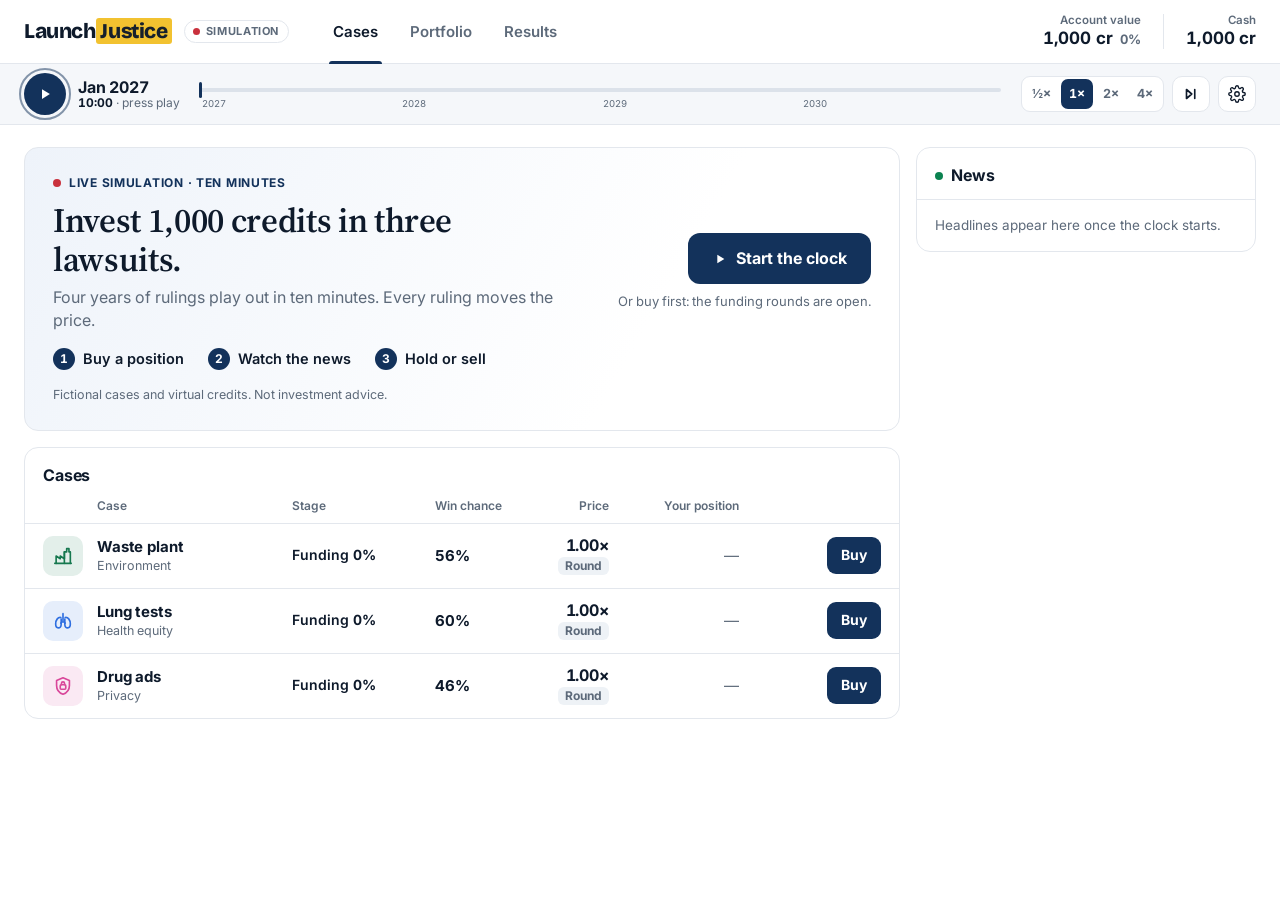
<file: sim/index.html>
<!DOCTYPE html>
<!-- Light only: an investor's laptop in dark mode still gets the white page. -->
<html lang="en" data-theme="light">
<head>
<meta charset="utf-8">
<meta name="viewport" content="width=device-width, initial-scale=1, viewport-fit=cover">
<meta name="robots" content="noindex, nofollow">
<meta name="color-scheme" content="light">
<title>LaunchJustice Live</title>
<meta name="description" content="A ten-minute simulation of investing in litigation: three cases, a thousand credits, four years of rulings and depositions on a clock.">
<meta name="theme-color" content="#FFFFFF">
<link rel="icon" href="data:image/svg+xml,<svg xmlns=%22http://www.w3.org/2000/svg%22 viewBox=%220 0 100 100%22><text y=%22.9em%22 font-size=%2290%22>⚖️</text></svg>">
<link rel="preconnect" href="https://fonts.googleapis.com">
<link rel="preconnect" href="https://fonts.gstatic.com" crossorigin>
<!-- Inter for the interface, Source Serif for page titles, Bricolage only for the wordmark -->
<link href="https://fonts.googleapis.com/css2?family=Bricolage+Grotesque:opsz,wght@12..96,800&family=Inter:wght@400;500;600;700;800&family=Source+Serif+4:opsz,wght@8..60,500;8..60,600;8..60,700&display=swap" rel="stylesheet">
<!-- Paths are absolute: Vercel serves this page at /sim as well as /sim/ -->
<link rel="stylesheet" href="/styles.css">
<link rel="stylesheet" href="/sim/sim.css">
</head>
<body>
<div class="shell sim" id="shell">
  <!-- a header with tabs on a laptop, a tab bar along the bottom on a phone -->
  <nav class="nav" id="nav" aria-label="Main">
    <div class="brand"><span class="wordmark">Launch<span>Justice</span></span><span class="sim-tag">Simulation</span></div>
    <button data-go="home" aria-current="page">
      <svg viewBox="0 0 24 24" fill="none" stroke="currentColor" stroke-width="2" stroke-linecap="round" stroke-linejoin="round" aria-hidden="true"><path d="M12 3v18M5 7h14M5 7l-3 7a3 3 0 0 0 6 0zM19 7l-3 7a3 3 0 0 0 6 0zM8 21h8"/></svg>Cases</button>
    <button data-go="port">
      <svg viewBox="0 0 24 24" fill="none" stroke="currentColor" stroke-width="2" stroke-linecap="round" stroke-linejoin="round" aria-hidden="true"><path d="M4 19V5M4 19h16M8 15l3.5-4 3 2.5L20 7"/></svg>Portfolio</button>
    <button data-go="end">
      <svg viewBox="0 0 24 24" fill="none" stroke="currentColor" stroke-width="2" stroke-linecap="round" stroke-linejoin="round" aria-hidden="true"><path d="M8 4h8v5a4 4 0 0 1-8 0zM8 6H5a3 3 0 0 0 3 4M16 6h3a3 3 0 0 1-3 4M12 13v4M8.5 20.5h7M10 17h4v3.5h-4z"/></svg>Results</button>
    <div class="nav-foot" id="navWallet"></div>
  </nav>
  <div class="views">
    <header class="simbar" id="simbar"></header>
    <div class="panes">
      <section class="view on" id="v-home" aria-label="Cases"></section>
      <section class="view" id="v-case" aria-label="Case"></section>
      <section class="view" id="v-port" aria-label="Your portfolio"></section>
      <section class="view" id="v-end" aria-label="Results"></section>
    </div>
  </div>

  <aside class="moment" id="moment" aria-label="Breaking news"></aside>
  <div class="sr" id="srLive" aria-live="polite"></div>

  <div class="splayer" id="splayer" role="dialog" aria-modal="true" aria-label="Clip"></div>
  <div class="scrim" id="scrim"></div>
  <div class="sheet" id="sheet" role="dialog" aria-modal="true" aria-labelledby="sheetTitle"></div>
  <div class="toast" id="toast" role="status"></div>
</div>

<script src="/data.js"></script>
<script src="/viz.js"></script>
<script src="/sim/scenario.js"></script>
<script src="/sim/engine.js"></script>
<script src="/sim/sim.js"></script>
</body>
</html>
</file>
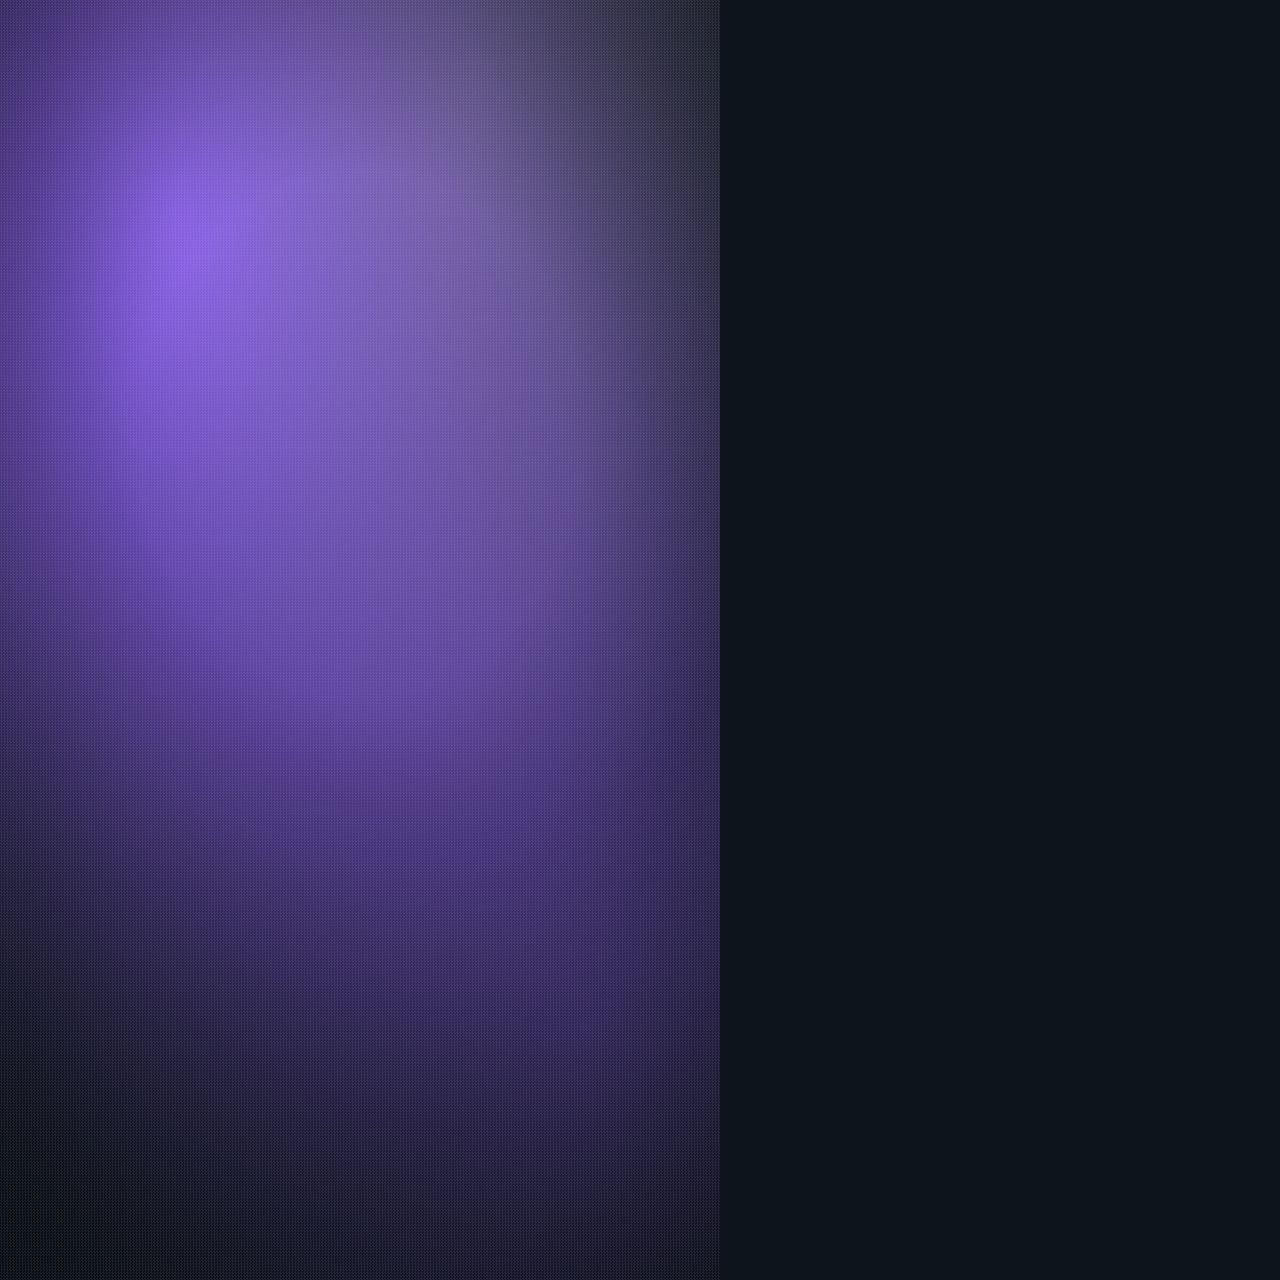
<file: tools/clipstudio.html>
<!DOCTYPE html>
<html lang="en">
<head>
<meta charset="utf-8">
<title>LaunchJustice clip studio</title>
<!--
  A render target, not part of the app.

  It draws one clip at 720x1280 and exposes window.frame(t), which sets every
  moving thing from an absolute time in seconds. Nothing here animates on its
  own clock, so a frame grabbed at t=7.5 is identical every time it is grabbed.
  tools/render-clips.js drives it with a headless browser and pipes the frames
  through ffmpeg. Open it directly with ?case=<id>&clip=<n>&t=<seconds> to look
  at a single frame by hand.
-->
<link rel="preconnect" href="https://fonts.googleapis.com">
<link rel="preconnect" href="https://fonts.gstatic.com" crossorigin>
<link href="https://fonts.googleapis.com/css2?family=Bricolage+Grotesque:opsz,wght@12..96,400;12..96,600;12..96,800&display=swap" rel="stylesheet">
<style>
  *{box-sizing:border-box;margin:0;padding:0}
  html,body{width:720px;height:1280px;overflow:hidden;background:#0E141C}
  body{font-family:"Bricolage Grotesque",ui-sans-serif,system-ui,sans-serif;color:#fff}
  #stage{position:relative;width:720px;height:1280px;overflow:hidden;isolation:isolate}
  #art{position:absolute;inset:-12%;will-change:transform}
  #art svg{width:100%;height:100%;display:block}
  #vig{position:absolute;inset:0;background:radial-gradient(112% 74% at 50% 34%, transparent 28%, rgba(6,10,16,.9) 100%)}
  #grain{position:absolute;inset:-40%;opacity:.09;
    background-image:repeating-conic-gradient(rgba(255,255,255,.9) 0% 25%, transparent 0% 50%);background-size:3px 3px}
  #scan{position:absolute;inset:0;opacity:.5;
    background-image:repeating-linear-gradient(0deg, rgba(255,255,255,.05) 0 1px, transparent 1px 64px);
    -webkit-mask-image:linear-gradient(180deg,#000,transparent 86%)}
  /* the beat */
  #beat{position:absolute;left:44px;right:96px;top:26%;font-weight:800;font-size:62px;line-height:1.1;letter-spacing:-.02em}
  #beat b{font-weight:800;background-image:linear-gradient(#F2C230,#F2C230);background-repeat:no-repeat;
    background-size:0% 100%;background-position:0 0;padding:2px 8px;-webkit-box-decoration-break:clone;
    box-decoration-break:clone;color:#fff}
  /* end card */
  #end{position:absolute;inset:0;display:flex;flex-direction:column;justify-content:flex-start;
    align-items:flex-start;padding:21% 56px 0;background:rgba(8,12,18,.88);opacity:0}
  #end h1{font-size:50px;font-weight:800;line-height:1.12;letter-spacing:-.025em;margin-bottom:22px}
  #end p{font-size:27px;color:#B9C4D2;margin-bottom:40px;line-height:1.4}
  #end .cta{display:inline-block;background:#F2C230;color:#16202C;font-weight:800;font-size:28px;
    padding:20px 34px;border-radius:18px}
</style>
</head>
<body>
<div id="stage">
  <div id="art"></div>
  <div id="scan"></div>
  <div id="vig"></div>
  <div id="grain"></div>
  <div id="beat"><b></b></div>
  <div id="end"><h1></h1><p></p><span class="cta">Back this case</span></div>
</div>

<script src="../data.js"></script>
<script>
const q = new URLSearchParams(location.search);
const c = byId2(q.get("case") || "maple-evictions");
function byId2(id){ return CASES.find(x=>x.id===id) || CASES[0]; }
const ci = q.get("clip");
const clip = (ci === null || ci === "hero") ? {id:"hero", title:c.head, beats:c.beats} : c.clips[+ci];
if(!clip){ window.DUR = 0; throw new Error("no clip "+ci); }
window.clip = clip;
const BEATS = clip.beats;
const BEAT = +(q.get("beat") || 4.6);        /* seconds per beat */
const END  = +(q.get("end")  || 3.2);        /* seconds of end card */
const DUR  = BEATS.length * BEAT + END;
const col  = CATS[c.cat].color;

document.documentElement.style.setProperty("--cat", col);
document.getElementById("art").innerHTML = heroArtStudio(c);
document.querySelector("#end h1").textContent = c.head;
document.querySelector("#end p").textContent = c.caseName;

/* the same generated artwork the app draws, at render size */
function heroArtStudio(cs){
  const k = CATS[cs.cat].color;
  return `<svg viewBox="0 0 400 700" preserveAspectRatio="xMidYMid slice">
    <defs>
      <radialGradient id="a" cx="30%" cy="24%" r="64%">
        <stop offset="0%" stop-color="${k}" stop-opacity=".95"/><stop offset="100%" stop-color="${k}" stop-opacity="0"/></radialGradient>
      <radialGradient id="b" cx="74%" cy="74%" r="60%">
        <stop offset="0%" stop-color="${k}" stop-opacity=".6"/><stop offset="100%" stop-color="${k}" stop-opacity="0"/></radialGradient>
      <radialGradient id="cc" cx="62%" cy="16%" r="46%">
        <stop offset="0%" stop-color="#fff" stop-opacity=".2"/><stop offset="100%" stop-color="#fff" stop-opacity="0"/></radialGradient>
    </defs>
    <rect width="400" height="700" fill="#0E141C"/>
    <rect width="400" height="700" fill="url(#a)"/>
    <rect width="400" height="700" fill="url(#b)"/>
    <rect width="400" height="700" fill="url(#cc)"/>
  </svg>`;
}

const ease = t => 1 - Math.pow(1 - Math.min(1, Math.max(0, t)), 3);
const beatEl = document.getElementById("beat"), markEl = beatEl.querySelector("b");
const endEl = document.getElementById("end");
const artEl = document.getElementById("art");
const grainEl = document.getElementById("grain");

/* everything on screen, as a pure function of t */
window.frame = function(t){
  const bi = Math.min(BEATS.length-1, Math.floor(t/BEAT));
  const bt = t - bi*BEAT;                       /* time inside this beat */
  markEl.textContent = BEATS[bi];

  /* the beat rises in, the highlight sweeps behind it, it leaves */
  const inK  = ease(bt/0.55);
  const outK = bt > BEAT-0.45 ? ease((bt-(BEAT-0.45))/0.45) : 0;
  beatEl.style.opacity   = (inK * (1-outK)).toFixed(3);
  beatEl.style.transform = `translateY(${((1-inK)*26 - outK*22).toFixed(1)}px)`;
  const sweep = Math.min(1, Math.max(0, (bt-0.35)/0.75));
  markEl.style.backgroundSize = (ease(sweep)*100).toFixed(1)+"% 100%";
  markEl.style.color = sweep > 0.55 ? "#16202C" : "#fff";

  /* a slow push-in across the whole clip, so the frame is never still */
  const k = t/DUR;
  artEl.style.transform = `scale(${(1.03 + k*0.14).toFixed(4)}) translate3d(${(-k*1.6).toFixed(2)}%, ${(-k*2.4).toFixed(2)}%, 0)`;
  /* grain has to move or it reads as a texture rather than as film */
  const g = Math.floor(t*12) % 3;
  grainEl.style.transform = `translate3d(${[0,-2,1.6][g]}%, ${[0,1.5,-2][g]}%, 0)`;

  const endT = t - BEATS.length*BEAT;
  endEl.style.opacity = endT > 0 ? ease(endT/0.5).toFixed(3) : 0;
};
window.DUR = DUR;
window.frame(+(q.get("t") || 0));
</script>
</body>
</html>
</file>
<file: styles.css>
:root{
  --bg:#F3F5F8; --surface:#FFFFFF; --ink:#16202C; --muted:#5B6675; --line:#DDE2EA;
  --hl:#F2C230; --hl-soft:rgba(242,194,48,.42); --blue:#2F5BEA; --ok:#1F8A5B; --danger:#BE123C;
  --feed:#0E141C; --chip:#E8ECF2;
  --merit:#5B6FE8; --impact:#E07B3C; --up:#1F8A5B; --down:#CC3F58;
  --st-support:#1F8A5B; --st-question:#4C6FE0; --st-skeptical:#C2683C;
  --track:#E3E8EF; --ink-soft:#8A94A3;

  --ui:"Bricolage Grotesque", ui-sans-serif, system-ui, -apple-system, "Segoe UI", sans-serif;
  --read:"Source Serif 4", Georgia, "Times New Roman", serif;
  color-scheme: light;
}
@media (prefers-color-scheme: dark){
  :root:not([data-theme="light"]){
    --bg:#0F151D; --surface:#17202B; --ink:#E8ECF2; --muted:#9AA5B4; --line:#263241;
    --hl-soft:rgba(242,194,48,.30); --blue:#7C9BFF; --ok:#4CC38A; --chip:#1F2A37; color-scheme: dark;
    --merit:#93A6FF; --impact:#FFA96F; --up:#4CC38A; --down:#F4778B;
    --st-support:#4CC38A; --st-question:#8BA4FF; --st-skeptical:#E9A06A;
    --track:#222D3B; --ink-soft:#7B8697;
  }
}
:root[data-theme="dark"]{
  --bg:#0F151D; --surface:#17202B; --ink:#E8ECF2; --muted:#9AA5B4; --line:#263241;
  --hl-soft:rgba(242,194,48,.30); --blue:#7C9BFF; --ok:#4CC38A; --chip:#1F2A37; color-scheme: dark;
  --merit:#93A6FF; --impact:#FFA96F; --up:#4CC38A; --down:#F4778B;
  --st-support:#4CC38A; --st-question:#8BA4FF; --st-skeptical:#E9A06A;
  --track:#222D3B; --ink-soft:#7B8697;
}
*{box-sizing:border-box}
/* a display rule further down must never out-rank hidden */
[hidden]{display:none!important}
html,body{margin:0;height:100%}
body{background:var(--bg);color:var(--ink);font-family:var(--ui);font-size:16px;line-height:1.45;-webkit-font-smoothing:antialiased}
button,input,textarea{font:inherit;color:inherit}
button{cursor:pointer}
:focus-visible{outline:3px solid var(--blue);outline-offset:2px;border-radius:6px}
img{max-width:100%}

.shell{position:relative;max-width:440px;height:100vh;height:100dvh;margin:0 auto;background:var(--bg);display:flex;flex-direction:column;overflow:hidden}
@media (min-width:480px) and (max-width:699.98px){.shell{border-left:1px solid var(--line);border-right:1px solid var(--line)}}
.views{flex:1;min-width:0;position:relative;overflow:hidden}
.view{position:absolute;inset:0;overflow-y:auto;display:none}
.view.on{display:block}

/* nav: a bottom bar on a phone, a sidebar on a laptop */
.brand{display:none}
.nav-foot{display:none}
.nav{display:flex;border-top:1px solid var(--line);background:var(--surface);padding-bottom:env(safe-area-inset-bottom)}
.nav.dark{background:var(--feed);border-color:#223042}
.nav>button{flex:1;background:none;border:0;padding:10px 0 12px;display:flex;flex-direction:column;align-items:center;gap:3px;font-size:12px;font-weight:500;color:var(--muted)}
.nav.dark>button{color:#8C99AA}
.nav>button[aria-current="page"]{color:var(--ink)}
.nav.dark>button[aria-current="page"]{color:#fff}
.nav>button svg{width:22px;height:22px}

/* highlighter */
.mark{background:linear-gradient(transparent 58%, var(--hl-soft) 58%, var(--hl-soft) 92%, transparent 92%);padding:0 2px;-webkit-box-decoration-break:clone;box-decoration-break:clone}

/* ---------- feed ---------- */
#v-watch{background:var(--feed);scroll-snap-type:y mandatory;overscroll-behavior:contain;scrollbar-width:none}
#v-watch::-webkit-scrollbar{display:none}
.reel{position:relative;height:100%;scroll-snap-align:start;scroll-snap-stop:always;overflow:hidden;color:#fff}
.frame{position:absolute;inset:0;overflow:hidden}
.stage{position:absolute;inset:0;background:var(--feed)}
.vid{position:absolute;inset:0;width:100%;height:100%;object-fit:cover;background:var(--feed)}
/* An embedded player fills the frame but never takes the pointer: its own
   controls would swallow a vertical swipe, and the swipe is how you get to
   the next clip. So the surface stays ours, and so does the sound button.
   Until the iframe mounts, the slot holds the video's still. */
iframe.vid{border:0;object-fit:unset;pointer-events:none}
.stage.embedded::before,.stage.embedded::after{display:none}
.slot{position:absolute;inset:0;background:var(--feed);overflow:hidden}
.slot-img{position:absolute;inset:0;width:100%;height:100%;object-fit:cover;opacity:0;transition:opacity .5s}
.slot-img.on{opacity:1}
.slot-play{position:absolute;inset:0;margin:auto;width:66px;height:66px;border-radius:50%;
  background:rgba(8,12,18,.42);backdrop-filter:blur(6px);display:grid;place-items:center;
  transition:opacity .3s}
.slot:has(iframe) .slot-play,.slot:has(iframe) .slot-img{opacity:0}
.sound{position:absolute;top:60px;right:12px;z-index:4;display:inline-flex;align-items:center;gap:6px;
  border:1px solid rgba(255,255,255,.26);background:rgba(8,12,18,.5);color:#fff;border-radius:99px;
  padding:7px 13px 7px 10px;font-size:12.5px;font-weight:700;backdrop-filter:blur(10px)}
.sound[aria-pressed="true"]{background:var(--hl);color:#16202C;border-color:transparent}
.sound[aria-pressed="true"] svg path:last-child{display:none}
/* A real clip brings its own grade. The colour wash, the scan lines and the
   moving grain are all treatments for a still, so they come off once there is
   footage; only the vignette stays, because the app still draws type over it. */
.stage:not(.lens)::before,.stage:not(.lens)::after{display:none}
.stage:not(.lens) .grain::after{display:none}

/* the photograph behind a clip: a slow push-in, held back far enough that
   the type stays the brightest thing in the frame. Five different framings so
   a rail of clips does not read as one still repeated. */
.stage-photo{position:absolute;inset:0;width:100%;height:100%;object-fit:cover;
  opacity:0;transition:opacity 1.4s ease;transform-origin:50% 42%}
.stage-photo.on{opacity:.5;filter:saturate(.8) contrast(1.06) brightness(.88)}
.stage.lens .stage-photo.on{animation:kenburns 26s ease-in-out infinite alternate}
.stage.lens[style*="--kb:1"] .stage-photo{object-position:22% 30%;animation-delay:-4s}
.stage.lens[style*="--kb:2"] .stage-photo{object-position:76% 38%;animation-delay:-9s}
.stage.lens[style*="--kb:3"] .stage-photo{object-position:40% 74%;animation-delay:-14s}
.stage.lens[style*="--kb:4"] .stage-photo{object-position:60% 18%;animation-delay:-19s}
@keyframes kenburns{from{transform:scale(1.04) translate3d(0,0,0)}to{transform:scale(1.19) translate3d(-1.5%,-2.2%,0)}}
.stage.paused .stage-photo{animation-play-state:paused}
/* grain and vignette, so a still photograph carries like footage */
.grain{position:absolute;inset:0;pointer-events:none;
  background:radial-gradient(112% 74% at 50% 32%, transparent 30%, rgba(6,10,16,.86) 100%)}
.grain::after{content:"";position:absolute;inset:-60%;opacity:.16;
  background-image:repeating-conic-gradient(rgba(255,255,255,.9) 0% 25%, transparent 0% 50%);
  background-size:3px 3px;animation:grain 1.1s steps(3) infinite}
@keyframes grain{0%{transform:translate3d(0,0,0)}33%{transform:translate3d(-2%,1.5%,0)}66%{transform:translate3d(1.5%,-2%,0)}}
.stage.paused .grain::after{animation-play-state:paused}

.stage::before{content:"";position:absolute;inset:-20%;background:radial-gradient(60% 45% at 30% 30%, var(--cat) 0%, transparent 70%);opacity:.55;animation:drift 18s ease-in-out infinite alternate;mix-blend-mode:screen}
.stage::after{content:"";position:absolute;inset:0;background-image:repeating-linear-gradient(0deg, rgba(255,255,255,.045) 0 1px, transparent 1px 34px);mask-image:linear-gradient(180deg, #000 0%, transparent 85%)}
@keyframes drift{to{transform:translate(8%,12%) scale(1.1)}}
.stage.paused::before{animation-play-state:paused}
.segs{position:absolute;top:12px;left:14px;right:14px;display:flex;gap:4px;z-index:3}
.seg{flex:1;height:3px;border-radius:2px;background:rgba(255,255,255,.25);overflow:hidden}
.seg i{display:block;height:100%;width:0;background:#fff}
.topbar{position:absolute;top:24px;left:16px;right:16px;display:flex;align-items:center;z-index:3}
.wordmark{font-weight:800;font-size:19px;letter-spacing:-.02em}
.wordmark span{background:var(--hl);color:#16202C;padding:0 4px;border-radius:3px;margin-left:1px}
.caption{position:absolute;left:20px;right:78px;top:24%;z-index:2}
.caption p{margin:0;font-weight:700;font-size:clamp(26px,7.4vw,32px);line-height:1.18;letter-spacing:-.015em}
.caption p span{background-image:linear-gradient(var(--hl),var(--hl));background-repeat:no-repeat;background-size:0% 100%;background-position:0 0;color:#fff;transition:background-size .7s ease .15s, color .3s ease .5s;-webkit-box-decoration-break:clone;box-decoration-break:clone;padding:0 4px}
.caption p.lit span{background-size:100% 100%;color:#16202C}
.caption p.enter{animation:rise .45s ease both}
@keyframes rise{from{opacity:0;transform:translateY(12px)}to{opacity:1;transform:none}}
.pause-ico{position:absolute;inset:0;display:grid;place-items:center;z-index:2;pointer-events:none;opacity:0;transition:opacity .2s}
.stage.paused ~ .pause-ico{opacity:1}
.pause-ico div{width:64px;height:64px;border-radius:50%;background:rgba(0,0,0,.45);display:grid;place-items:center}
.tap{position:absolute;inset:0;z-index:1;background:none;border:0;padding:0}
.rail{position:absolute;right:10px;bottom:150px;display:flex;flex-direction:column;gap:16px;z-index:3}
.rail button{background:none;border:0;color:#fff;display:flex;flex-direction:column;align-items:center;gap:3px;font-size:12px;font-weight:600;width:58px}
.rail .ic{width:46px;height:46px;border-radius:50%;background:rgba(255,255,255,.14);display:grid;place-items:center;backdrop-filter:blur(6px)}
.rail .ic.pledge{background:var(--hl);color:#16202C}
.rail svg{width:22px;height:22px}
.meta{position:absolute;left:0;right:0;bottom:0;padding:60px 84px 18px 18px;z-index:3;background:linear-gradient(transparent, rgba(8,12,18,.88) 45%)}
.meta .org{font-size:14px;color:#C9D3DF;display:flex;align-items:center;gap:8px;margin-bottom:4px}
.vs-clip{display:flex;align-items:flex-start;gap:6px;color:#E4EAF2;font-weight:600}
.vs-clip>svg{flex:none;margin-top:3px;color:var(--hl)}
.vs-clip>span{display:-webkit-box;-webkit-line-clamp:2;-webkit-box-orient:vertical;overflow:hidden}
.vs-clip i{font-style:normal;font-weight:400;color:#93A0B1;font-size:12.5px;white-space:nowrap}
.dot{width:8px;height:8px;border-radius:50%;background:var(--cat);flex:none}
.meta h2{margin:0 0 4px;font-size:20px;line-height:1.2;letter-spacing:-.01em}
.meta .vs{font-size:14px;color:#AEB9C7;margin-bottom:10px}
.bar{height:6px;border-radius:3px;background:rgba(255,255,255,.18);overflow:hidden}
.bar i{display:block;height:100%;background:var(--hl);border-radius:3px;transition:width .5s ease}
.nums{display:flex;justify-content:space-between;gap:8px;font-size:12px;margin-top:6px;color:#C9D3DF}
.nums span{white-space:nowrap}
.nums b{color:#fff}
.more-btn{margin-top:10px;background:none;border:0;padding:0;color:#fff;font-weight:600;font-size:14px;text-decoration:underline;text-underline-offset:3px}
.feednav{display:none}

/* ---------- light views ---------- */
.head{position:sticky;top:0;z-index:5;background:var(--bg);padding:18px 18px 10px}
.head h1{margin:0;font-size:30px;letter-spacing:-.025em;font-weight:800}
.head p{margin:2px 0 0;color:var(--muted);font-size:15px}
.search{margin-top:12px;width:100%;padding:11px 14px;border-radius:12px;border:1px solid var(--line);background:var(--surface)}
.chips{display:flex;gap:8px;overflow-x:auto;padding:12px 0 2px;scrollbar-width:none}
.chips::-webkit-scrollbar{display:none}
.chip{flex:none;border:1px solid var(--line);background:var(--surface);border-radius:99px;padding:6px 13px;font-size:14px;font-weight:500}
.chip[aria-pressed="true"]{background:var(--ink);color:var(--bg);border-color:var(--ink)}
.list{padding:6px 18px 28px}
.case{display:block;width:100%;text-align:left;background:var(--surface);border:1px solid var(--line);border-radius:16px;padding:16px;margin-bottom:12px}
.case .cat{display:flex;align-items:center;gap:7px;font-size:13px;color:var(--muted);margin-bottom:6px}
.case h3{margin:0 0 4px;font-size:19px;line-height:1.25;letter-spacing:-.01em}
.case .who{font-size:14px;color:var(--muted);margin-bottom:12px}
.lbar{height:6px;border-radius:3px;background:var(--chip);overflow:hidden}
.lbar i{display:block;height:100%;background:var(--ink);border-radius:3px;transition:width .5s}
.lnums{display:flex;justify-content:space-between;font-size:13px;color:var(--muted);margin-top:6px}
.lnums b{color:var(--ink)}
.empty{padding:40px 10px;text-align:center;color:var(--muted)}

.back{position:absolute;top:14px;left:12px;z-index:4;border:0;background:rgba(0,0,0,.4);color:#fff;border-radius:99px;padding:7px 14px 7px 10px;font-weight:600;font-size:14px;display:flex;align-items:center;gap:4px}
.none{color:var(--muted);font-size:15px}
.facts{display:grid;grid-template-columns:1fr 1fr;gap:1px;background:var(--line);border:1px solid var(--line);border-radius:14px;overflow:hidden;margin:16px 0}
.facts div{background:var(--surface);padding:10px 12px}
.facts dt{font-size:12px;color:var(--muted)}
.facts dd{margin:1px 0 0;font-size:14px;font-weight:600}
.big{font-size:30px;font-weight:800;letter-spacing:-.02em}
.prose{font-family:var(--read);font-size:17px;line-height:1.62;max-width:65ch}
.prose p{margin:0 0 14px}
h4{font-size:15px;margin:22px 0 10px}
.tl{list-style:none;margin:0;padding:0}
.tl li{position:relative;padding:0 0 16px 24px;font-size:15px}
.tl li::before{content:"";position:absolute;left:5px;top:6px;width:10px;height:10px;border-radius:50%;border:2px solid var(--muted);background:var(--bg)}
.tl li.done::before{background:var(--ink);border-color:var(--ink)}
.tl li::after{content:"";position:absolute;left:10px;top:18px;bottom:0;width:2px;background:var(--line)}
.tl li:last-child::after{display:none}
.tl small{display:block;color:var(--muted);font-size:13px}
.sticky-cta{position:absolute;left:0;right:0;bottom:0;padding:12px 18px;background:linear-gradient(transparent, var(--bg) 30%);z-index:6;display:none}
.sticky-cta.on{display:block;opacity:0;transform:translateY(105%);pointer-events:none;
  transition:opacity .22s ease, transform .28s cubic-bezier(.2,.8,.2,1)}
.sticky-cta.on.show{opacity:1;transform:none;pointer-events:auto}
.btn{display:inline-flex;align-items:center;justify-content:center;gap:8px;border:0;border-radius:14px;padding:14px 18px;font-weight:700;font-size:16px}
.btn.primary{background:var(--hl);color:#16202C;width:100%}
.btn.ghost{background:var(--chip);color:var(--ink)}
.btn:disabled{opacity:.5;cursor:not-allowed}

/* comments */
.composer{display:flex;gap:8px;align-items:flex-end;margin-bottom:16px}
.composer textarea{flex:1;resize:none;min-height:62px;max-height:120px;padding:12px 14px;border-radius:14px;border:1px solid var(--line);background:var(--surface)}
.composer .btn{padding:12px 16px}
.cmt{display:flex;gap:10px;padding:12px 0;border-bottom:1px solid var(--line)}
.av{flex:none;width:34px;height:34px;border-radius:50%;display:grid;place-items:center;font-weight:700;font-size:14px;background:var(--chip)}
.av-img{object-fit:cover;background:var(--chip)}
.cmt .top{font-size:14px}
.cmt .top b{margin-right:6px}
.cmt .top span{color:var(--muted);font-size:13px}
.cmt p{margin:2px 0 6px;font-size:15px;overflow-wrap:anywhere}
.cmt .badge{display:inline-block;font-size:12px;background:var(--hl-soft);border-radius:5px;padding:0 6px;margin-left:4px}
.like{background:none;border:0;padding:0;font-size:13px;color:var(--muted);display:inline-flex;align-items:center;gap:4px}
.like[aria-pressed="true"]{color:var(--ink);font-weight:600}
.like svg{width:16px;height:16px}

/* ---------- full-screen clip player ----------
   A clip in a box is not a clip, so this covers everything: the same reels as
   the Watch tab, snapped one per screen, over the whole viewport. */
.player{position:fixed;inset:0;z-index:36;background:#05080C;display:none}
.player.on{display:block}
.player-feed{position:absolute;inset:0;overflow-y:auto;scroll-snap-type:y mandatory;
  overscroll-behavior:contain;scrollbar-width:none;background:#05080C}
.player-feed::-webkit-scrollbar{display:none}
.player-close{position:absolute;z-index:6;top:calc(14px + env(safe-area-inset-top));left:12px;
  width:40px;height:40px;border:0;border-radius:50%;background:rgba(8,12,18,.55);color:#fff;
  display:grid;place-items:center;backdrop-filter:blur(10px)}

/* sheets */
.scrim{position:absolute;inset:0;background:rgba(6,10,16,.55);z-index:20;display:none}
.scrim.on{display:block;animation:fade .2s ease}
@keyframes fade{from{opacity:0}}
.sheet{pointer-events:none;position:absolute;left:0;right:0;bottom:0;max-height:88%;overflow-y:auto;background:var(--surface);color:var(--ink);border-radius:22px 22px 0 0;padding:10px 18px 24px;z-index:21;transform:translateY(105%);visibility:hidden;transition:transform .28s cubic-bezier(.2,.8,.2,1), visibility 0s linear .28s}
.sheet.on{transform:none;pointer-events:auto;visibility:visible;transition:transform .28s cubic-bezier(.2,.8,.2,1), visibility 0s}
.grip{width:40px;height:4px;border-radius:2px;background:var(--line);margin:0 auto 12px}
/* a sheet that is a step inside a flow, rather than a destination */
.sheet-back{display:inline-flex;align-items:center;gap:4px;margin:0 0 12px;padding:6px 12px 6px 8px;
  border:0;border-radius:99px;background:var(--chip);color:var(--ink);font-size:13px;font-weight:600}
.sheet-back svg{width:15px;height:15px}
.sheet h2{margin:0 0 2px;font-size:22px;letter-spacing:-.015em}
.sheet .sub{color:var(--muted);font-size:14px;margin:0 0 16px}
label.f{display:block;font-size:14px;font-weight:600;margin:14px 0 6px}
.inp{width:100%;padding:12px 14px;border-radius:12px;border:1px solid var(--line);background:var(--bg)}
.amts{display:grid;grid-template-columns:repeat(4,1fr);gap:8px}
.amts button{border:1px solid var(--line);background:var(--bg);border-radius:12px;padding:12px 0;font-weight:700}
.amts button[aria-pressed="true"]{background:var(--ink);color:var(--bg);border-color:var(--ink)}
.money{position:relative}
.money span{position:absolute;left:14px;top:50%;transform:translateY(-50%);color:var(--muted);font-weight:600}
.money .inp{padding-left:28px}
.check{display:flex;gap:10px;align-items:center;margin:14px 0 4px;font-size:15px}
.check input{width:18px;height:18px;accent-color:var(--ink)}
.notice{font-size:13px;color:var(--muted);background:var(--bg);border-radius:12px;padding:10px 12px;margin:14px 0}
.err{color:var(--danger);font-size:13px;min-height:18px;margin-top:6px}
.composer .err{padding:0 10px;min-height:0}
.composer .err:empty{display:none}
.done-mark{width:64px;height:64px;border-radius:50%;background:var(--hl);display:grid;place-items:center;margin:10px auto 12px;color:#16202C}
.center{text-align:center}

/* ---------- accounts ---------- */
.acct{display:flex;flex-direction:column;gap:10px}
.acct .acct-note{margin:0;font-size:13px;color:var(--muted);line-height:1.4}
.acct-btns{display:flex;gap:8px}
.acct .btn.sm{padding:9px 12px;font-size:14px;border-radius:11px;flex:1}
.acct.in .who{display:flex;align-items:center;gap:10px;min-width:0}
.acct.in .nm{min-width:0;line-height:1.25}
.acct.in .nm b{display:block;font-size:14px;overflow:hidden;text-overflow:ellipsis;white-space:nowrap}
.acct.in .nm small{display:block;font-size:12px;color:var(--muted);overflow:hidden;text-overflow:ellipsis;white-space:nowrap}
.acct.in .btn.sm{flex:none;width:100%}
.acct.in .btn.sm svg{width:16px;height:16px}

/* sign-in sheet */
.btn.google{width:100%;background:var(--surface);color:var(--ink);border:1px solid var(--line)}
.or{display:flex;align-items:center;gap:12px;margin:16px 0 2px;color:var(--muted);font-size:13px}
.or::before,.or::after{content:"";flex:1;height:1px;background:var(--line)}
.link{background:none;border:0;padding:0;font:inherit;font-weight:600;color:var(--ink);text-decoration:underline;text-underline-offset:3px}
.swap{margin:16px 0 0;font-size:14px;color:var(--muted);text-align:center}
.hint{margin:8px 0 0;font-size:13px;color:var(--muted);line-height:1.45}
.hint .link{font-size:13px}
#authForm .btn.primary{margin-top:8px}
.acct-card{background:var(--surface);border:1px solid var(--line);border-radius:14px;padding:14px;margin:14px 0 2px}

/* mine */
.stat-row{display:flex;gap:12px;margin:14px 0 6px}
.stat{flex:1;background:var(--surface);border:1px solid var(--line);border-radius:14px;padding:12px 14px}
.stat small{display:block;color:var(--muted);font-size:13px}
.prow{display:flex;justify-content:space-between;gap:12px;align-items:center;padding:14px 0;border-bottom:1px solid var(--line);width:100%;background:none;border-left:0;border-right:0;border-top:0;text-align:left}
.prow .t{font-weight:600;font-size:15px}
.prow small{color:var(--muted);font-size:13px}
.prow b{font-size:17px;white-space:nowrap}

.toast{position:absolute;left:50%;bottom:150px;transform:translateX(-50%) translateY(20px);background:var(--ink);color:var(--bg);padding:10px 16px;border-radius:12px;font-size:14px;font-weight:600;opacity:0;pointer-events:none;transition:all .25s;z-index:40;white-space:nowrap}
.toast.on{opacity:1;transform:translateX(-50%)}
.live{display:inline-flex;align-items:center;gap:6px;font-size:12px;color:var(--muted)}
.live i{width:7px;height:7px;border-radius:50%;background:var(--muted)}
.live.on i{background:var(--ok)}
.sr{position:absolute;width:1px;height:1px;overflow:hidden;clip:rect(0 0 0 0)}

@media (prefers-reduced-motion: reduce){
  *,*::before,*::after{animation:none!important;transition:none!important}
  .grain::after{display:none}
  .caption p span{background-size:100% 100%;color:#16202C}
}


/* =====================================================================
   SCORES — the glyph, and the two readings beside it
   Two arcs on one dial: the outer is the chance of winning, the inner is
   social impact. Same mark at every size so it only has to be learned once.
   ===================================================================== */
.gauge{display:block;flex:none;overflow:visible}
.g-track{stroke:var(--track)}
.g-merit{stroke:var(--merit);transition:stroke-dashoffset .9s cubic-bezier(.2,.75,.25,1) .1s}
.g-impact{stroke:var(--impact);transition:stroke-dashoffset .9s cubic-bezier(.2,.75,.25,1) .22s}
.on-dark .g-track,.chero .g-track,.meta .g-track{stroke:rgba(255,255,255,.22)}

.spair{display:flex;align-items:center;gap:10px}
.spair-read{display:flex;flex-direction:column;gap:2px;min-width:0}
.sp-row{display:flex;align-items:baseline;gap:6px;font-size:12px;color:var(--muted);line-height:1.25}
.sp-row b{font-size:15px;font-weight:800;color:var(--ink);letter-spacing:-.01em;font-variant-numeric:tabular-nums}
.sp-dot{width:7px;height:7px;border-radius:50%;flex:none;align-self:center}
.sp-dot.m{background:var(--merit)} .sp-dot.i{background:var(--impact)}

.stiny{display:inline-flex;align-items:center;gap:7px}
.stiny>span{display:flex;flex-direction:column;line-height:1.05}
.stiny b{font-size:14px;font-weight:800;font-variant-numeric:tabular-nums}
.stiny b.m{color:var(--merit)} .stiny b.i{color:var(--impact)}
.meta .stiny b.m,.chero .stiny b.m{color:#A9BAFF}
.meta .stiny b.i,.chero .stiny b.i{color:#FFB98A}

/* the headline pair, on the case page */
.shead{border-top:1px solid var(--line);margin-top:14px;padding-top:14px}
.shead-dial{position:relative;float:left;margin:2px 14px 4px 0}
.shead-rows{display:flex;flex-direction:column;gap:8px;overflow:hidden}
.shead-row{display:grid;grid-template-columns:auto 1fr;column-gap:8px;align-items:baseline;background:none;border:0;padding:2px 0;text-align:left;border-radius:8px}
.shead-row b{font-size:26px;font-weight:800;letter-spacing:-.03em;font-variant-numeric:tabular-nums;line-height:1}
.shead-row.m b{color:var(--merit)} .shead-row.i b{color:var(--impact)}
.shead-lab{font-size:13px;font-weight:700}
.shead-row small{grid-column:2;font-size:11.5px;color:var(--muted);line-height:1.3}
.shead-more{clear:both;display:flex;align-items:center;gap:4px;background:none;border:0;padding:8px 0 0;
  font-size:13px;font-weight:700;color:var(--ink);text-decoration:underline;text-underline-offset:3px}
.shead-more svg{width:14px;height:14px;transform:rotate(180deg)}

/* =====================================================================
   BADGES
   ===================================================================== */
.trend{display:inline-flex;align-items:center;gap:6px;font-size:12px;font-weight:700;padding:4px 10px 4px 8px;
  border-radius:99px;background:var(--hl-soft);color:var(--ink);max-width:100%}
.trend svg:first-child{width:13px;height:13px;flex:none;color:var(--impact)}
.trend>span{overflow:hidden;text-overflow:ellipsis;white-space:nowrap}
.trend.on-dark{background:rgba(242,194,48,.18);color:#FFE7A3;backdrop-filter:blur(8px)}
.trend.on-dark svg:first-child{color:var(--hl)}
.trend.sm{font-size:11px;padding:3px 8px}
.spark{width:34px;height:12px;flex:none;opacity:.85}
.spark polyline{fill:none;stroke:currentColor;stroke-width:1.6;stroke-linecap:round;stroke-linejoin:round}

.vetted{display:inline-flex;align-items:center;gap:5px;font-size:11.5px;font-weight:700;padding:4px 10px 4px 8px;
  border-radius:99px;border:1px solid var(--line);background:var(--surface);color:var(--ink)}
.vetted svg{color:var(--ok)}
.vetted.on-hero{position:absolute;top:14px;right:12px;z-index:4;background:rgba(10,16,24,.5);
  border-color:rgba(255,255,255,.22);color:#fff;backdrop-filter:blur(8px)}
.vetted.on-hero svg{color:#69E3A8}
.vetted.sm{margin-left:auto;font-size:11px}
.cpill{display:inline-flex;align-items:center;gap:6px;font-size:12px;font-weight:600;padding:4px 10px;
  border-radius:99px;background:rgba(255,255,255,.14);color:#EAF0F7;backdrop-filter:blur(8px)}

/* =====================================================================
   FEED — the clip meta gets the score and the trending reason
   ===================================================================== */
.meta .trend{margin-bottom:8px}
.meta-row{display:flex;align-items:flex-end;gap:12px}
.meta-fund{flex:1;min-width:0}
.meta h2{font-size:21px}

/* =====================================================================
   CASES PAGE — live ticker, trending rail, case cards
   ===================================================================== */

.ticker-live{display:flex;align-items:center;gap:8px;margin-top:9px;font-size:12.5px;color:var(--muted);
  min-height:18px;overflow:hidden}
.ticker-live i{width:7px;height:7px;border-radius:50%;background:var(--ok);flex:none;
  box-shadow:0 0 0 0 rgba(31,138,91,.5);animation:ping 2.4s ease-out infinite}
@keyframes ping{70%{box-shadow:0 0 0 7px rgba(31,138,91,0)}100%{box-shadow:0 0 0 0 rgba(31,138,91,0)}}
.ticker-live span{overflow:hidden;text-overflow:ellipsis;white-space:nowrap}
.ticker-live b{color:var(--ink);font-weight:600}
.ticker-live span.in{animation:tickIn .45s cubic-bezier(.2,.8,.2,1) both}
@keyframes tickIn{from{opacity:0;transform:translateY(7px)}}

/* the way down to the questions at the foot of the page */
.head-top{display:flex;align-items:center;justify-content:space-between;gap:12px}
.head-faq{flex:none;display:inline-flex;align-items:center;gap:6px;border:1px solid var(--line);background:var(--surface);
  border-radius:99px;padding:6px 12px 6px 9px;font-size:13px;font-weight:600;color:var(--muted)}
.head-faq svg{flex:none}

.trendrow{padding:10px 0 4px}
.trendrow-head{display:flex;align-items:baseline;gap:9px;padding:0 18px 10px}
.trendrow-head h2{margin:0;font-size:17px;letter-spacing:-.01em;display:flex;align-items:center;gap:6px}
.trendrow-head h2 svg{color:var(--impact)}
.trendrow-head span{font-size:12.5px;color:var(--muted)}
.trendrow-rail{display:flex;gap:12px;overflow-x:auto;padding:2px 18px 12px;scroll-snap-type:x mandatory;scrollbar-width:none}
.trendrow-rail::-webkit-scrollbar{display:none}
.tcard{flex:none;width:214px;scroll-snap-align:start;text-align:left;background:var(--surface);
  border:1px solid var(--line);border-radius:16px;padding:0 0 12px;overflow:hidden;display:flex;flex-direction:column;gap:7px}
.tcard-art{position:relative;display:block;height:96px;overflow:hidden}
.tcard-art .heroart{position:absolute;inset:0;width:100%;height:100%}
.tcard-art .fb,.case-art .fb{position:absolute;inset:0;width:100%;height:100%;object-fit:cover;
  opacity:0;transition:opacity .6s ease}
.tcard-art .fb.on,.case-art .fb.on{opacity:.9}
.tcard-cat{position:absolute;left:10px;bottom:8px;font-size:11px;font-weight:700;color:#fff;
  background:rgba(8,12,18,.45);border-radius:99px;padding:2px 8px;backdrop-filter:blur(6px)}
.tcard-head{padding:0 12px;font-size:14.5px;font-weight:700;line-height:1.28;letter-spacing:-.01em;
  display:-webkit-box;-webkit-line-clamp:3;-webkit-box-orient:vertical;overflow:hidden}
.tcard-why{padding:0 12px;display:flex;align-items:center;gap:5px;font-size:11.5px;color:var(--impact);font-weight:600}
.tcard-why svg{flex:none}
.tcard-foot{margin-top:auto;padding:4px 12px 0;display:flex;align-items:center;justify-content:space-between;gap:8px}
.tcard-fund{font-size:11.5px;color:var(--muted);text-align:right}
.tcard-fund b{display:block;color:var(--ink);font-size:13px}

/* case card: art, headline, both scores, funding, community score */
.case{display:block;width:100%;text-align:left;background:var(--surface);border:1px solid var(--line);
  border-radius:18px;padding:0;margin-bottom:12px;overflow:hidden}
.case-art{position:relative;display:block;height:108px;overflow:hidden}
.case-art .heroart{position:absolute;inset:0;width:100%;height:100%}
.case-badges{position:absolute;top:10px;left:10px;right:10px;display:flex}
.case-cat{position:absolute;left:12px;bottom:9px;display:flex;align-items:center;gap:6px;font-size:11.5px;
  font-weight:700;color:#fff;background:rgba(8,12,18,.42);border-radius:99px;padding:3px 10px;backdrop-filter:blur(6px)}
.case-body{display:block;padding:13px 15px 15px}
.case-head{display:block;font-size:18px;font-weight:700;line-height:1.24;letter-spacing:-.015em;margin-bottom:3px}
.case .who{font-size:13px;color:var(--muted);margin-bottom:11px;display:block}
.case .spair{margin-bottom:12px}
.case-foot{display:flex;align-items:center;justify-content:space-between;gap:10px;margin-top:9px;
  padding-top:9px;border-top:1px solid var(--line)}
.cs-mini{display:flex;align-items:center;gap:6px;font-size:12px;color:var(--muted)}
.cs-mini b{color:var(--ink);font-weight:700}
.lock-mini{display:inline-flex;align-items:center;gap:4px;font-size:12px;color:var(--muted);font-weight:600}
.lock-mini svg{width:13px;height:13px}
.rdots{display:inline-flex;gap:2px;align-items:center}
.rd-s{width:9px;height:9px;border-radius:2px;background:var(--track);transform:rotate(45deg)}
.rd-s.on{background:var(--hl)}

/* =====================================================================
   CASE PAGE — hero
   A photograph on top of generated artwork, both moving slightly against
   the scroll. Not a newspaper front page: nothing here is set in a frame,
   and everything on it is a control.
   ===================================================================== */
.chero{position:relative;min-height:330px;display:flex;flex-direction:column;justify-content:flex-end;
  color:#fff;overflow:hidden;isolation:isolate}
.chero-bg{position:absolute;inset:-14% -2% -2%;z-index:-2;will-change:transform}
.chero-bg .heroart{position:absolute;inset:0;width:100%;height:100%}
.chero-img{position:absolute;inset:0;width:100%;height:100%;object-fit:cover;opacity:0;
  transition:opacity .7s ease;transform:scale(1.02)}
.chero-img.on{opacity:.92}
.chero::after{content:"";position:absolute;inset:0;z-index:-1;pointer-events:none;
  background:linear-gradient(180deg,rgba(6,10,16,.6) 0%,rgba(6,10,16,.14) 32%,rgba(6,10,16,.82) 74%,rgba(6,10,16,.96) 100%)}
.chero-in{padding:56px 18px 18px;position:relative}
.chero-tags{display:flex;flex-wrap:wrap;gap:7px;margin-bottom:10px}
.chero h1{margin:0 0 5px;font-size:clamp(23px,6.4vw,29px);line-height:1.14;letter-spacing:-.025em;font-weight:800;
  text-wrap:balance;text-shadow:0 1px 18px rgba(0,0,0,.35)}
.chero-case{margin:0 0 14px;font-size:13px;color:#CCD6E2;text-shadow:0 1px 10px rgba(0,0,0,.6)}
.chero-strip{display:flex;gap:16px;align-items:flex-end;flex-wrap:wrap;margin-bottom:10px}
.chs{display:flex;flex-direction:column;line-height:1.15}
.chs b{font-size:17px;font-weight:800;letter-spacing:-.02em;font-variant-numeric:tabular-nums;
  text-shadow:0 1px 12px rgba(0,0,0,.5)}
.chs small{font-size:11px;color:#B8C4D2;margin-top:2px;text-shadow:0 1px 8px rgba(0,0,0,.6)}
.chs-score{flex-direction:column;align-items:flex-start;gap:2px}
.chero-bar{height:5px;border-radius:3px;background:rgba(255,255,255,.2);overflow:hidden;margin-bottom:14px}
.chero-bar i{display:block;height:100%;background:var(--hl);border-radius:3px;transition:width .6s ease}
.chero-play{display:inline-flex;align-items:center;gap:7px;border:1px solid rgba(255,255,255,.3);
  background:rgba(255,255,255,.12);color:#fff;border-radius:99px;padding:8px 15px;font-size:13.5px;font-weight:700;
  backdrop-filter:blur(10px)}

/* =====================================================================
   CASE PAGE — layout, rolling highlight, section rail
   ===================================================================== */
.cbody{padding:0 0 110px}
.csections{padding:0}
.sec{padding:26px 18px 6px;scroll-margin-top:56px}
.sec-h{margin:0;font-size:19px;letter-spacing:-.02em;font-weight:800}
.sec-head{display:flex;align-items:baseline;justify-content:space-between;gap:12px}
.sec-meta{font-size:12.5px;color:var(--muted);white-space:nowrap}
.sec-meta b{color:var(--ink)}
.sec-sub{margin:8px 0 0;font-size:14px;color:var(--muted);line-height:1.5;max-width:60ch}
.sub-h{margin:26px 0 10px;font-size:15px;font-weight:700}
.note{font-size:13px;color:var(--muted);line-height:1.5;margin:12px 0 0;max-width:62ch}
.note.small{font-size:12px;margin-top:10px}

/* the rolling highlight */
.tick{display:block;width:100%;text-align:left;background:var(--surface);border:1px solid var(--line);
  border-left:3px solid var(--cat);border-radius:0 16px 16px 0;margin:14px 18px 0;width:calc(100% - 36px);
  padding:12px 14px 10px;position:relative;overflow:hidden}
.tick-head{display:flex;align-items:center;gap:5px;font-size:11px;letter-spacing:.05em;text-transform:uppercase;
  color:var(--muted);font-weight:700;margin-bottom:7px}
.tick-head b{color:var(--ink)}
.tick-view{display:block;position:relative;height:64px;overflow:hidden}
.tick-it{position:absolute;inset:0;display:flex;flex-direction:column;gap:3px;opacity:0;
  transform:translateY(14px);pointer-events:none}
.tick-it.on{opacity:1;transform:none;transition:opacity .45s ease .1s, transform .5s cubic-bezier(.2,.8,.2,1) .1s}
.tick-it.out{opacity:0;transform:translateY(-14px);transition:opacity .35s ease, transform .4s ease}
.tick-who{display:flex;align-items:center;gap:6px;font-size:12.5px;font-weight:700;flex-wrap:wrap}
.tick-txt{font-size:14px;line-height:1.38;color:var(--ink);display:-webkit-box;-webkit-line-clamp:2;
  -webkit-box-orient:vertical;overflow:hidden}
.tick-dots{display:flex;gap:4px;margin-top:8px}
.tick-dots i{width:14px;height:3px;border-radius:2px;background:var(--track);transition:background .3s}
.tick-dots i.on{background:var(--ink)}

/* the funding / score / lock panel */
.crail{margin:16px 18px 0;padding:15px 16px 16px;background:var(--surface);border:1px solid var(--line);border-radius:18px}
.crail-fund .of{color:var(--muted);font-size:14px}
.crail-fund .lbar{margin-top:9px;height:8px}
.crail-lock{display:flex;align-items:center;gap:8px;margin:14px 0 12px;padding:9px 11px;border-radius:11px;
  background:var(--bg);font-size:13px;color:var(--muted)}
.crail-lock b{color:var(--ink)}
.crail-lock svg{flex:none;color:var(--ink)}
.crail-note{margin:8px 0 0;font-size:12px;color:var(--muted);text-align:center}
.btn.fund-cta{margin-top:2px}

/* section rail */
.secnav{position:sticky;top:0;z-index:8;display:flex;gap:6px;overflow-x:auto;scrollbar-width:none;
  padding:10px 18px;margin-top:20px;background:color-mix(in srgb, var(--bg) 88%, transparent);
  backdrop-filter:blur(12px);border-bottom:1px solid var(--line)}
.secnav::-webkit-scrollbar{display:none}
.secnav button{flex:none;border:1px solid var(--line);background:var(--surface);border-radius:99px;
  padding:5px 13px;font-size:13px;font-weight:600;color:var(--muted)}
.secnav button.on{background:var(--ink);color:var(--bg);border-color:var(--ink)}

/* =====================================================================
   WHY YOU SHOULD CARE — three facts, each drawn before it is written
   ===================================================================== */
.why{display:grid;gap:14px;margin-top:14px}
.why-i{background:var(--surface);border:1px solid var(--line);border-radius:16px;padding:14px 15px}
.why-viz{display:flex;align-items:center;gap:10px;min-height:34px;margin-bottom:9px}
.why-big{font-size:32px;font-weight:800;letter-spacing:-.035em;line-height:1;color:var(--cat)}
.why-count{font-size:12.5px;font-weight:700;color:var(--muted);white-space:nowrap}
.why-lab{font-size:14.5px;font-weight:700;line-height:1.3}
.why-note{font-size:12.5px;color:var(--muted);margin-top:3px;line-height:1.4}
.dotm{width:auto;height:22px;max-width:100%;flex:1;min-width:0}
.why-i.is-dots .dotm{height:auto;max-height:44px}
.dm-d{fill:var(--track)}
.dm-d.on{fill:var(--cat)}
.reveal .dm-d{opacity:0}
.reveal.in .dm-d{animation:dotIn .3s ease forwards;animation-delay:calc(var(--i)*9ms)}
@keyframes dotIn{to{opacity:1}}

/* =====================================================================
   DISCUSSION
   ===================================================================== */
.talkstats{display:grid;gap:12px;margin:14px 0 18px}
.pulsebox,.csbox{background:var(--surface);border:1px solid var(--line);border-radius:16px;
  padding:13px 15px 14px;display:flex;flex-direction:column}
.ph{display:flex;align-items:center;gap:8px;font-size:11px;letter-spacing:.05em;text-transform:uppercase;
  font-weight:700;color:var(--muted);margin-bottom:4px}
.psub{font-size:12.5px;color:var(--muted);margin:0 0 10px;line-height:1.35}
.pulse{width:100%;height:24px;display:block;margin-block:auto}
.pu-t{fill:var(--track)}
.pu-support{fill:var(--st-support)} .pu-question{fill:var(--st-question)} .pu-skeptical{fill:var(--st-skeptical)}
.reveal .pu-t{transform:scaleY(.12);transform-origin:center;transform-box:fill-box}
.reveal.in .pu-t{animation:puIn .42s cubic-bezier(.2,.9,.3,1) forwards;animation-delay:calc(var(--i)*11ms)}
@keyframes puIn{to{transform:scaleY(1)}}
.pkey{display:flex;flex-wrap:wrap;gap:8px 12px;margin-top:0;padding-top:13px;font-size:12px;color:var(--muted)}
.pk{display:inline-flex;align-items:baseline;gap:5px}
.pk b{color:var(--ink);font-weight:700}
.pk small{color:var(--ink-soft);font-size:11px;font-variant-numeric:tabular-nums}
.pk i{width:8px;height:8px;border-radius:2px}
.pk.st-support i{background:var(--st-support)} .pk.st-question i{background:var(--st-question)}
.pk.st-skeptical i{background:var(--st-skeptical)}

.cs-main{display:flex;align-items:center;gap:14px;flex-wrap:wrap}
.cs-n{display:flex;align-items:baseline;gap:2px}
.cs-n b{font-size:38px;font-weight:800;letter-spacing:-.04em;line-height:1}
.cs-n span{font-size:14px;color:var(--muted)}
.cs-side{display:flex;flex-direction:column;gap:4px;flex:1;min-width:120px}
.cs-side small{font-size:11.5px;color:var(--muted)}
.cs-comb{display:flex;flex-direction:column;gap:2px}
.comb{width:78px;height:30px}
.rc-b{fill:var(--track)}
.rc-b:nth-child(4),.rc-b:nth-child(5){fill:var(--hl)}
.reveal .rc-b{transform:scaleY(0);transform-origin:bottom;transform-box:fill-box}
.reveal.in .rc-b{animation:rcIn .5s cubic-bezier(.2,.9,.3,1) forwards;animation-delay:calc(var(--i)*60ms)}
@keyframes rcIn{to{transform:scaleY(1)}}
.cs-axis{display:flex;justify-content:space-between;font-size:9.5px;color:var(--muted);font-style:normal}
.cs-axis i{font-style:normal}
.csbox .btn{margin-top:auto;width:100%;margin-block-start:14px}

/* composer with a stance */
.composer{margin-bottom:16px;border:1px solid var(--line);border-radius:16px;background:var(--surface);
  padding:4px 4px 8px}
.composer textarea{width:100%;resize:none;min-height:64px;max-height:150px;padding:11px 12px 4px;
  border:0;background:none;display:block}
.composer textarea:focus-visible{outline:none}
.composer:focus-within{border-color:var(--muted)}
.composer-foot{display:flex;justify-content:flex-end;padding:0 8px}
.composer .btn{padding:9px 20px;font-size:14px}

/* comments */
.cmt{display:flex;gap:10px;padding:14px 0;border-bottom:1px solid var(--line)}
.cmt-b{flex:1;min-width:0}
.av{flex:none;width:34px;height:34px;border-radius:50%;display:grid;place-items:center;font-weight:700;
  font-size:14px;background:var(--chip)}
.av.lg{width:44px;height:44px;font-size:17px}
.av-img{object-fit:cover;background:var(--chip)}
.cmt .top{display:flex;align-items:center;gap:6px;flex-wrap:wrap;font-size:14px}
.cmt .top span{color:var(--muted);font-size:12.5px;margin-left:auto}
.cmt-role{font-size:11.5px;color:var(--muted);margin-top:1px}
.cmt p{margin:5px 0 7px;font-size:15px;line-height:1.5;overflow-wrap:anywhere}
.tag{font-style:normal;font-size:10.5px;font-weight:700;border-radius:5px;padding:1px 6px;
  background:var(--chip);color:var(--muted)}
.tag.team{background:var(--hl-soft);color:var(--ink)}
.tag.st-support{background:color-mix(in srgb,var(--st-support) 16%,transparent);color:var(--st-support)}
.tag.st-question{background:color-mix(in srgb,var(--st-question) 16%,transparent);color:var(--st-question)}
.tag.st-skeptical{background:color-mix(in srgb,var(--st-skeptical) 18%,transparent);color:var(--st-skeptical)}
.reply{display:flex;gap:9px;margin:10px 0 2px;padding:10px 12px;background:var(--bg);border-radius:12px}
.reply .av{width:28px;height:28px;font-size:12px}
.reply p{font-size:14px;margin:4px 0 0}
.like{background:none;border:0;padding:0;font-size:13px;color:var(--muted);display:inline-flex;align-items:center;gap:4px}
.like[aria-pressed="true"]{color:var(--ink);font-weight:600}
.like svg{width:16px;height:16px}
.showmore{display:flex;align-items:center;justify-content:center;gap:7px;width:100%;margin-top:14px;padding:11px;
  border:1px solid var(--line);background:var(--surface);border-radius:12px;font-size:14px;font-weight:600}
.showmore small{color:var(--muted);font-weight:400}

/* =====================================================================
   TIMELINE AND LOCK-IN — one rail answers both questions
   ===================================================================== */
.lockline{display:flex;align-items:flex-start;gap:10px;margin-top:14px;padding:12px 14px;border-radius:14px;
  background:color-mix(in srgb,var(--hl) 12%,var(--surface));border:1px solid color-mix(in srgb,var(--hl) 34%,var(--line))}
.lockline svg{flex:none;margin-top:2px}
.lockline>div{min-width:0}
.lockline span{font-size:14.5px;line-height:1.35}
.lockline b{font-weight:800}
.lockline small{display:block;font-size:12px;color:var(--muted);margin-top:3px}
.rwbox{margin-top:16px}
.runway{width:100%;height:auto;display:block;overflow:visible}
.rw-hit{fill:transparent}
.rw-fill{fill:var(--track);transition:fill .2s}
.rw-seg.done .rw-fill{fill:var(--ink)}
.rw-seg.now .rw-fill{fill:var(--cat)}
.rw-seg.sel .rw-fill{fill:var(--cat);filter:brightness(1.12)}
.rw-seg{cursor:pointer}
.rw-seg:focus{outline:none}
.rw-seg:focus-visible .rw-fill{stroke:var(--blue);stroke-width:2}
.rw-stop{fill:var(--bg)}
.rw-stop.done{fill:var(--bg)}
.rw-tick{stroke:var(--line);stroke-width:1.4}
.rw-year{fill:var(--muted);font-size:9.5px;font-family:var(--ui)}
.rw-now{fill:var(--ink);font-size:12px;font-weight:700;font-family:var(--ui)}
.rw-lock{fill:none;stroke:var(--muted);stroke-width:2;stroke-linecap:round;stroke-linejoin:round}
.rw-endy{fill:var(--muted);font-size:11px;font-weight:700;font-family:var(--ui)}
.rw-pin{fill:var(--ink)}
.rw-pulse{fill:var(--cat);opacity:.26;animation:rwp 2.6s ease-out infinite}
@keyframes rwp{0%{r:7;opacity:.3}70%{r:15;opacity:0}100%{opacity:0}}
.reveal .rw-fill{transform:scaleX(0);transform-origin:left;transform-box:fill-box}
.reveal.in .rw-fill{animation:rwIn .7s cubic-bezier(.2,.85,.25,1) forwards}
@keyframes rwIn{to{transform:scaleX(1)}}
.rw-cap{margin:10px 0 0;font-size:13px;color:var(--muted);line-height:1.45;min-height:34px}
.rw-cap b{color:var(--ink)}
.tl{list-style:none;margin:18px 0 0;padding:0}
.tl li{position:relative;padding:0 0 18px 24px;font-size:15px}
.tl li::before{content:"";position:absolute;left:5px;top:6px;width:10px;height:10px;border-radius:50%;
  border:2px solid var(--muted);background:var(--bg)}
.tl li.done::before{background:var(--ink);border-color:var(--ink)}
.tl li::after{content:"";position:absolute;left:10px;top:18px;bottom:0;width:2px;background:var(--line)}
.tl li:last-child::after{display:none}
.tl small{display:block;color:var(--muted);font-size:13px}
.tl-clip{display:inline-flex;align-items:center;gap:5px;margin-top:6px;padding:4px 10px 4px 8px;border-radius:99px;
  border:1px solid var(--line);background:var(--surface);font-size:12px;font-weight:600;color:var(--ink)}
.tl-clip svg{color:var(--cat)}

/* =====================================================================
   RETURNS — the outcome fan and the split ribbon
   ===================================================================== */
.amt-pick{display:flex;gap:7px;margin:14px 0 6px;flex-wrap:wrap}
.amt-pick button{border:1px solid var(--line);background:var(--surface);border-radius:99px;padding:6px 14px;
  font-size:13.5px;font-weight:700;color:var(--muted)}
.amt-pick button[aria-pressed="true"]{background:var(--ink);color:var(--bg);border-color:var(--ink)}
.fanbox{margin:6px 0 0}
.fan{width:100%;height:auto;display:block;overflow:visible;max-width:460px}
.fan-axis{stroke:var(--line);stroke-width:1.4;stroke-dasharray:2 4}
.fan-b{fill:none;stroke-linecap:round;stroke-width:var(--w)}
.fan-win{stroke:var(--up)} .fan-settle{stroke:var(--merit)} .fan-lose{stroke:var(--ink-soft);opacity:.45}
.fan-b{opacity:.88}
.reveal .fan-b{stroke-dasharray:340;stroke-dashoffset:340}
.reveal.in .fan-b{animation:fanIn .85s cubic-bezier(.3,.8,.3,1) forwards;animation-delay:calc(var(--i)*130ms)}
@keyframes fanIn{to{stroke-dashoffset:0}}
.fan-start circle{fill:var(--ink)}
.fan-you{fill:var(--muted);font-size:11px;font-family:var(--ui);font-weight:600}
.fan-node{fill:var(--surface);stroke-width:2.5}
.fan-win .fan-node{stroke:var(--up)} .fan-settle .fan-node{stroke:var(--merit)} .fan-lose .fan-node{stroke:var(--ink-soft)}
.fan-amt{fill:var(--ink);font-size:17px;font-weight:800;font-family:var(--ui);letter-spacing:-.02em}
.fan-win .fan-amt{fill:var(--up)}
.fan-gain{fill:var(--up);font-size:11.5px;font-weight:700;letter-spacing:0}
.fan-sub{fill:var(--muted);font-size:11px;font-family:var(--ui)}
.fan-end text{stroke:none}
.reveal .fan-end{opacity:0}
.reveal.in .fan-end{animation:fadeUp .5s ease forwards;animation-delay:calc(var(--i)*130ms + 420ms)}
@keyframes fadeUp{from{opacity:0;transform:translateY(6px)}to{opacity:1;transform:none}}

.splitbox{margin-top:8px}
.split{width:100%;height:auto;display:block;max-width:420px}
.sr-top{fill:var(--muted);font-size:11px;font-family:var(--ui);font-weight:600}
.sr-plaintiff{fill:var(--cat)} .sr-platform{fill:var(--ink-soft)} .sr-backers{fill:var(--hl)}
.sr-in{fill:#fff;font-size:12px;font-weight:800;font-family:var(--ui)}
.sr-platform+.sr-in{fill:#fff}
.sr-lab{fill:var(--muted);font-size:11.5px;font-family:var(--ui)}
.sr-dot.sr-plaintiff{fill:var(--cat)} .sr-dot.sr-platform{fill:var(--ink-soft)} .sr-dot.sr-backers{fill:var(--hl)}
.reveal .sr-seg{transform:scaleX(0);transform-origin:left;transform-box:fill-box}
.reveal.in .sr-seg{animation:rwIn .6s cubic-bezier(.2,.85,.25,1) forwards;animation-delay:calc(var(--i)*90ms)}
.reveal .sr-in,.reveal .sr-key{opacity:0}
.reveal.in .sr-in,.reveal.in .sr-key{animation:fadeUp .4s ease forwards;animation-delay:calc(var(--i)*90ms + 320ms)}

.worked{display:flex;align-items:stretch;gap:6px;margin-top:16px;flex-wrap:wrap}
.worked>span{flex:1;min-width:92px;background:var(--surface);border:1px solid var(--line);border-radius:13px;
  padding:10px 12px;display:flex;flex-direction:column;gap:1px}
.worked b{font-size:18px;font-weight:800;letter-spacing:-.02em}
.worked small{font-size:11px;color:var(--muted);line-height:1.3}
.worked>span:first-child{font-size:12px;color:var(--muted)}
.worked>span:last-child b{color:var(--up)}
.worked>svg{width:15px;height:15px;align-self:center;color:var(--ink-soft);transform:rotate(180deg);flex:none}

/* =====================================================================
   CLIPS
   ===================================================================== */
.cliprail{display:flex;gap:11px;overflow-x:auto;padding:14px 18px 14px;margin:0 -18px;
  scroll-snap-type:x mandatory;scrollbar-width:none}
.cliprail::-webkit-scrollbar{display:none}
.clipcard{flex:none;width:132px;scroll-snap-align:start;background:none;border:0;padding:0;text-align:left;
  display:flex;flex-direction:column;gap:7px}
.cc-art{position:relative;display:block;aspect-ratio:9/16;border-radius:14px;overflow:hidden;background:var(--feed)}
.cc-art .heroart{position:absolute;inset:0;width:100%;height:100%}
.cc-art .fb{position:absolute;inset:0;width:100%;height:100%;object-fit:cover;opacity:0;
  transition:opacity .6s ease;filter:saturate(.9) contrast(1.04)}
.cc-art .fb.on{opacity:.74}
.clipcard[style*="--kb:1"] .cc-art .fb{object-position:22% 30%}
.clipcard[style*="--kb:2"] .cc-art .fb{object-position:76% 38%}
.clipcard[style*="--kb:3"] .cc-art .fb{object-position:40% 74%}
.clipcard[style*="--kb:4"] .cc-art .fb{object-position:60% 18%}
.cc-play{position:absolute;inset:0;margin:auto;width:38px;height:38px;border-radius:50%;
  background:rgba(255,255,255,.9);color:#16202C;display:grid;place-items:center;
  box-shadow:0 4px 14px rgba(0,0,0,.3)}
.cc-time,.cc-src{position:absolute;right:7px;bottom:7px;font-size:10.5px;font-weight:700;color:#fff;
  background:rgba(8,12,18,.55);border-radius:5px;padding:1px 5px}
.cc-src{left:7px;right:auto;font-weight:600;color:#DDE5EF}
.cc-t{font-size:13.5px;font-weight:700;line-height:1.25}
.cc-m{font-size:11.5px;color:var(--muted);line-height:1.25}

/* =====================================================================
   PEOPLE
   ===================================================================== */
.bios{display:grid;gap:12px;margin-top:14px}
.bio{display:flex;gap:12px;background:var(--surface);border:1px solid var(--line);border-radius:16px;padding:14px}
.bio b{font-size:15px}
.bio-role{display:block;font-size:12px;color:var(--muted);margin-bottom:5px}
.bio p{margin:0;font-size:13.5px;line-height:1.5;color:var(--ink)}
.bio-stat{display:inline-block;margin-top:8px;font-size:11.5px;font-weight:700;background:var(--chip);
  border-radius:99px;padding:3px 10px}
.firm{margin-top:12px;background:var(--surface);border:1px solid var(--line);border-radius:16px;padding:15px;
  border-top:3px solid var(--cat)}
.firm-top{display:flex;align-items:center;gap:11px;margin-bottom:10px;flex-wrap:wrap}
.firm-mark{width:40px;height:40px;border-radius:11px;background:var(--cat);color:#fff;display:grid;
  place-items:center;font-weight:800;font-size:19px;flex:none}
.firm-top b{display:block;font-size:15px}
.firm-top small{font-size:12px;color:var(--muted)}
.firm p{margin:0;font-size:13.5px;line-height:1.5}
.firm-stats{display:flex;gap:16px;margin-top:12px;padding-top:12px;border-top:1px solid var(--line);flex-wrap:wrap}
.firm-stats span{display:flex;flex-direction:column}
.firm-stats b{font-size:17px;font-weight:800;letter-spacing:-.02em}
.firm-stats small{font-size:11px;color:var(--muted)}

/* =====================================================================
   DETAIL — kept last, for the people who want it
   ===================================================================== */
.budget{margin-top:4px}
.bg-ribbon{display:flex;gap:2px;height:14px;border-radius:7px;overflow:hidden;margin-bottom:12px}
.bg-seg{width:var(--w);background:var(--cat);opacity:calc(1 - var(--i)*.16)}
.reveal .bg-seg{transform:scaleX(0);transform-origin:left}
.reveal.in .bg-seg{animation:rwIn .55s cubic-bezier(.2,.85,.25,1) forwards;animation-delay:calc(var(--i)*70ms)}
.bg-rows div{display:flex;align-items:center;gap:9px;padding:8px 0;border-bottom:1px solid var(--line);font-size:14.5px}
.bg-rows div b{margin-left:auto;font-weight:700}
.bg-dot{width:9px;height:9px;border-radius:3px;background:var(--cat);opacity:calc(1 - var(--i)*.16);flex:none}
.update{padding:12px 0;border-bottom:1px solid var(--line)}
.update b{font-size:13px}
.update p{margin:3px 0 0;font-family:var(--read);font-size:15.5px;line-height:1.55}
.facts{display:grid;grid-template-columns:1fr 1fr;gap:1px;background:var(--line);border:1px solid var(--line);
  border-radius:14px;overflow:hidden;margin:16px 0}
.facts div{background:var(--surface);padding:10px 12px}
.facts dt{font-size:12px;color:var(--muted)}
.facts dd{margin:1px 0 0;font-size:14px;font-weight:600}

/* =====================================================================
   FAQ — the platform's questions at the foot of Cases, and each case's
   own above its detail. One card, a row per question, and the answer
   opens under it.
   ===================================================================== */
.faq-list{margin-top:14px;background:var(--surface);border:1px solid var(--line);border-radius:16px;overflow:hidden}
.faq-i+.faq-i{border-top:1px solid var(--line)}
.faq-i>summary{list-style:none;display:flex;align-items:center;gap:12px;padding:14px 15px;
  font-size:15px;font-weight:700;line-height:1.3;letter-spacing:-.005em;cursor:pointer}
.faq-i>summary::-webkit-details-marker{display:none}
/* inside the card's rounded clip, so the ring is drawn inward */
.faq-i>summary:focus-visible{outline-offset:-3px;border-radius:14px}
.faq-i>summary span{flex:1;min-width:0}
.faq-i>summary svg{flex:none;width:18px;height:18px;color:var(--muted);transition:transform .2s ease}
.faq-i[open]>summary svg{transform:rotate(180deg)}
.faq-a{padding:0 15px 15px;font-size:14.5px;line-height:1.55}
.faq-a p{margin:0;max-width:62ch}
.faq-a p+p{margin-top:8px}
.faq-a .link{font-size:inherit}
.faq-i[open] .faq-a{animation:fadeUp .3s ease}
.faq-more{margin:12px 0 0;font-size:13.5px;line-height:1.5;color:var(--muted);max-width:62ch}
.faq-more .link{font-size:inherit}

/* the platform's, at the foot of Cases */
.faq{padding:4px 18px 40px}
.faq-head h2{margin:0;font-size:19px;letter-spacing:-.02em;font-weight:800}
.faq-head h2:focus{outline:none}
.faq-head p{margin:4px 0 0;font-size:14px;color:var(--muted)}
/* and as a sheet from a case page, where the card sits on the sheet */
.sheet .faq-list{margin-top:0;background:var(--bg)}

/* =====================================================================
   SCORE BREAKDOWN — the waterfall and the bloom
   ===================================================================== */
#v-score{background:var(--bg)}
.spage{padding:0 0 60px}
.sp-top{padding:16px 18px 0}
.sp-eyebrow{display:block;margin-top:12px;font-size:11px;letter-spacing:.06em;text-transform:uppercase;
  font-weight:700;color:var(--muted)}
.spage h1{margin:4px 0 0;font-size:22px;line-height:1.2;letter-spacing:-.025em;text-wrap:balance}
.spage .back{position:static;background:var(--chip);color:var(--ink)}
.sp-tabs{display:flex;gap:8px;padding:16px 18px 0;position:sticky;top:0;z-index:6;
  background:color-mix(in srgb,var(--bg) 90%,transparent);backdrop-filter:blur(10px);padding-bottom:12px}
.sp-tabs button{flex:1;display:flex;align-items:center;gap:7px;border:1px solid var(--line);background:var(--surface);
  border-radius:13px;padding:10px 12px;font-size:13px;font-weight:700;color:var(--muted)}
.sp-tabs button b{margin-left:auto;font-size:17px;font-weight:800;letter-spacing:-.02em;color:var(--ink)}
.sp-tabs button[aria-selected="true"]{border-color:var(--ink);color:var(--ink)}
.sp-sw{width:9px;height:9px;border-radius:50%;flex:none}
.sp-sw.m{background:var(--merit)} .sp-sw.i{background:var(--impact)}
.sp-panel{padding:6px 18px 0}
.sp-lead{margin:8px 0 18px;font-size:15px;line-height:1.55;color:var(--ink);max-width:62ch}
.sp-fine{margin:14px 0 0;font-size:12.5px;color:var(--muted);line-height:1.5;max-width:62ch}
.sp-note{margin-top:16px;padding:13px 15px;background:var(--surface);border:1px solid var(--line);
  border-radius:14px;border-left:3px solid var(--cat);min-height:74px}
.sp-note b{display:block;font-size:13.5px;margin-bottom:3px}
.sp-note span{font-size:13.5px;color:var(--muted);line-height:1.5}
.sp-note em{display:block;margin-top:7px;font-style:normal;font-size:11.5px;color:var(--ink-soft);
  font-variant-numeric:tabular-nums}

.wfbox{overflow:visible}
.wf{width:100%;height:auto;display:block;max-width:470px}
.wf-grid{stroke:var(--line);stroke-width:1}
.wf-axis{fill:var(--ink-soft);font-size:9.5px;font-family:var(--ui)}
.wf-riser{stroke:var(--ink-soft);stroke-width:1.3;stroke-dasharray:2 2.5;opacity:.6}
.wf-row{cursor:pointer}
.wf-row:focus{outline:none}
.wf-hit{fill:transparent}
.wf-row.sel .wf-hit,.wf-row:focus-visible .wf-hit{fill:color-mix(in srgb,var(--cat) 9%,transparent)}
.wf-lab{fill:var(--muted);font-size:11px;font-family:var(--ui)}
.wf-lab.strong{fill:var(--ink);font-weight:800;font-size:12px}
.wf-row.sel .wf-lab{fill:var(--ink);font-weight:700}
.wf-bar rect{fill:var(--ink-soft)}
.wf-row.up .wf-bar rect{fill:var(--up)}
.wf-row.down .wf-bar rect{fill:var(--down)}
.wf-final .wf-bar rect{fill:var(--merit)}
.wf-base .wf-bar rect{fill:var(--ink-soft);opacity:.55}
.wf-val{fill:var(--muted);font-size:11px;font-weight:700;font-family:var(--ui);font-variant-numeric:tabular-nums}
.wf-val.strong{fill:var(--merit);font-size:14px;font-weight:800}
.wf-delta{font-size:11px;font-weight:700;font-family:var(--ui);font-variant-numeric:tabular-nums}
.wf-row.up .wf-delta{fill:var(--up)} .wf-row.down .wf-delta{fill:var(--down)}
.reveal .wf-bar{transform:scaleX(0);transform-origin:left;transform-box:fill-box}
.reveal.in .wf-row .wf-bar{animation:rwIn .5s cubic-bezier(.2,.85,.25,1) forwards}
.reveal.in .wf-row:nth-of-type(n) .wf-bar{animation-delay:.05s}
.reveal .wf-row,.reveal .wf-riser{opacity:0}
.reveal.in .wf-row,.reveal.in .wf-riser{animation:fadeUp .42s ease forwards}
.reveal.in .wf-row:nth-child(3){animation-delay:.02s}  .reveal.in .wf-row:nth-child(4){animation-delay:.09s}
.reveal.in .wf-row:nth-child(5){animation-delay:.16s}  .reveal.in .wf-row:nth-child(6){animation-delay:.23s}
.reveal.in .wf-row:nth-child(7){animation-delay:.30s}  .reveal.in .wf-row:nth-child(8){animation-delay:.37s}
.reveal.in .wf-row:nth-child(9){animation-delay:.44s}  .reveal.in .wf-row:nth-child(10){animation-delay:.51s}
.reveal.in .wf-row:nth-child(11){animation-delay:.58s} .reveal.in .wf-row:nth-child(12){animation-delay:.65s}
.reveal.in .wf-row:nth-child(13){animation-delay:.72s}

.bloomwrap{display:grid;gap:16px;align-items:center}
.bloombox{position:relative;justify-self:center;width:min(280px,82vw);padding-bottom:46px}
.bloom{width:100%;height:auto;display:block;overflow:visible}
.bl-ring{fill:none;stroke:var(--line);stroke-width:1.2;stroke-dasharray:3 4}
.bl-spoke{stroke:var(--line);stroke-width:1;opacity:.55}
.bl-hub{fill:var(--bg)}
.bl-petal{cursor:pointer;transition:filter .2s, opacity .2s}
.bl-petal:focus{outline:none}
.bl-petal.sel,.bl-petal:focus-visible{filter:brightness(1.15) saturate(1.1)}
.bl-0{fill:var(--impact)} .bl-1{fill:var(--impact);opacity:.84} .bl-2{fill:var(--impact);opacity:.68}
.bl-3{fill:var(--impact);opacity:.53} .bl-4{fill:var(--impact);opacity:.4}
line.bl-tick{stroke:var(--impact);stroke-width:2.4;stroke-linecap:round}
.reveal .bl-petal{transform:scale(.05);transform-origin:center;transform-box:view-box;opacity:0}
.reveal.in .bl-petal{animation:blIn .72s cubic-bezier(.2,.85,.25,1) forwards;animation-delay:calc(var(--i)*90ms)}
@keyframes blIn{to{transform:scale(1);opacity:1}}
.reveal.in .bl-1{animation-name:blIn1} @keyframes blIn1{to{transform:scale(1);opacity:.84}}
.reveal.in .bl-2{animation-name:blIn2} @keyframes blIn2{to{transform:scale(1);opacity:.68}}
.reveal.in .bl-3{animation-name:blIn3} @keyframes blIn3{to{transform:scale(1);opacity:.53}}
.reveal.in .bl-4{animation-name:blIn4} @keyframes blIn4{to{transform:scale(1);opacity:.4}}
.bl-score{position:absolute;left:50%;bottom:0;transform:translateX(-50%);text-align:center}
.bl-score b{font-size:32px;font-weight:800;letter-spacing:-.035em;color:var(--impact);line-height:1}
.bl-score small{display:block;font-size:11px;color:var(--muted)}
.bl-legend{list-style:none;margin:6px 0 0;padding:0;display:flex;flex-direction:column;gap:2px}
.bl-li{display:flex;align-items:center;gap:10px;padding:9px 10px;border-radius:11px;cursor:pointer;
  border:1px solid transparent;background:none;width:100%;text-align:left}
.bl-li.sel{background:var(--surface);border-color:var(--line)}
.bl-sw{width:11px;height:11px;border-radius:3px;flex:none;background:var(--impact)}
.bl-sw.bl-1{opacity:.84} .bl-sw.bl-2{opacity:.68} .bl-sw.bl-3{opacity:.53} .bl-sw.bl-4{opacity:.4}
.bl-name{font-size:14px;font-weight:600;flex:1;min-width:0}
.bl-meta{display:flex;flex-direction:column;align-items:flex-end;line-height:1.15}
.bl-meta b{font-size:16px;font-weight:800;font-variant-numeric:tabular-nums}
.bl-meta small{font-size:10.5px;color:var(--muted)}

/* =====================================================================
   SHEETS — clip viewer, vetting, rating, outcome strip
   ===================================================================== */
.cv{margin:-4px -4px 0}
.cv-head{display:flex;align-items:baseline;gap:8px;margin-bottom:10px;flex-wrap:wrap}
.cv-head b{font-size:17px;letter-spacing:-.01em}
.cv-head small{font-size:12px;color:var(--muted)}
.cv-frame{position:relative;aspect-ratio:9/16;max-height:62vh;margin:0 auto;border-radius:16px;overflow:hidden;
  background:var(--feed);color:#fff}
.cv-frame .frame{position:absolute;inset:0}
.cv-frame .caption{top:auto;bottom:22%;left:18px;right:18px}
.cv-frame .caption p{font-size:24px}
.cv-tie{display:flex;align-items:baseline;gap:8px;margin:10px 0 0;font-size:13.5px;color:var(--muted);line-height:1.4}
.cv-tie span{flex:none;font-size:11px;color:var(--ink-soft)}
.cv-foot{display:flex;align-items:center;gap:12px;margin-top:12px}
.cv-strip{display:flex;gap:5px;flex:1;justify-content:flex-end;flex-wrap:wrap}
.cv-strip button{width:22px;height:5px;border-radius:3px;border:0;background:var(--track);padding:0}
.cv-strip button.on{background:var(--ink)}

.vet{list-style:none;margin:4px 0 0;padding:0;counter-reset:v}
.vet li{position:relative;padding:0 0 16px 32px;counter-increment:v}
.vet li::before{content:counter(v);position:absolute;left:0;top:0;width:22px;height:22px;border-radius:50%;
  background:var(--chip);display:grid;place-items:center;font-size:12px;font-weight:800}
.vet b{display:block;font-size:14.5px}
.vet span{font-size:13px;color:var(--muted);line-height:1.5}

.ratebox{display:flex;align-items:center;gap:12px;margin:6px 0 4px;flex-wrap:wrap}
.rdots.live{display:flex;gap:6px}
.rdots.live .rd{background:none;border:0;padding:4px}
.rdots.live .rd i{display:block;width:26px;height:26px;border-radius:5px;background:var(--track);
  transform:rotate(45deg);transition:background .15s, transform .15s}
.rdots.live .rd i.on{background:var(--hl);transform:rotate(45deg) scale(1.06)}
.rate-word{font-size:14px;font-weight:700;color:var(--muted)}

.lockstrip{display:flex;align-items:center;gap:9px;margin:2px 0 4px;padding:10px 12px;border-radius:12px;
  background:color-mix(in srgb,var(--hl) 13%,var(--bg));font-size:13px;line-height:1.35}
.lockstrip svg{flex:none}
.lockstrip b{font-weight:800}
.ostrip{display:flex;flex-direction:column;gap:6px}
.os{position:relative;display:flex;align-items:center;gap:9px;padding:9px 11px;border-radius:11px;
  background:var(--bg);overflow:hidden;font-size:13.5px}
.os-bar{position:absolute;left:0;top:0;bottom:0;width:var(--p);opacity:.16}
.os-win .os-bar{background:var(--up)} .os-settle .os-bar{background:var(--merit)} .os-lose .os-bar{background:var(--ink-soft)}
.os-l{position:relative;font-weight:600}
.os-p{position:relative;color:var(--muted);font-size:12px}
.os-v{position:relative;margin-left:auto;font-size:15px;font-weight:800;font-variant-numeric:tabular-nums}
.os-win .os-v{color:var(--up)}
.os-g{position:relative;min-width:38px;text-align:right;font-size:11.5px;font-weight:700;color:var(--up);font-variant-numeric:tabular-nums}
.splitlist{margin:14px 0 0;padding:0 0 0 2px;list-style:none;display:flex;flex-direction:column;gap:9px;font-size:14px;line-height:1.45}
.splitlist b{font-weight:800}
.link.sm{font-size:12.5px;font-weight:600}
.done-facts{display:flex;gap:8px;margin:14px 0 16px}
.done-facts span{flex:1;display:flex;flex-direction:column;background:var(--bg);border-radius:12px;padding:10px 8px}
.done-facts b{font-size:17px;font-weight:800;letter-spacing:-.02em}
.done-facts small{font-size:10.5px;color:var(--muted);line-height:1.25;margin-top:2px}

/* =====================================================================
   MY PLEDGES — a small portfolio
   ===================================================================== */
.port{background:var(--surface);border:1px solid var(--line);border-radius:16px;padding:14px 15px;margin:14px 0 10px}
.port-row{display:flex;gap:12px}
.port-row span{flex:1;display:flex;flex-direction:column}
.port-row small{font-size:11.5px;color:var(--muted)}
.port-row b{font-size:19px;font-weight:800;letter-spacing:-.02em}
.port-proj{display:flex;gap:7px;margin-top:13px}
.pp{flex:1;border-radius:11px;padding:9px 10px;display:flex;flex-direction:column;background:var(--bg)}
.pp small{font-size:10.5px;color:var(--muted)}
.pp b{font-size:15px;font-weight:800;letter-spacing:-.02em}
.pp-win b{color:var(--up)} .pp-set b{color:var(--merit)} .pp-lose b{color:var(--ink-soft)}
.pp em{font-style:normal;font-size:11px;font-weight:700;color:var(--up)}
.port-note{margin:11px 0 0;font-size:11.5px;color:var(--muted)}
.prow-r{text-align:right;display:flex;flex-direction:column;line-height:1.2}
.prow-r b{font-size:17px}
.prow-r small{font-size:11px;color:var(--muted)}

@media (prefers-reduced-motion: reduce){
  .reveal *{animation:none!important;opacity:1!important;transform:none!important}
  .tick-it{opacity:0} .tick-it.on{opacity:1}
  .rw-pulse,.ticker-live i{animation:none}
}
/* =====================================================================
   Wider screens
   The layout above is the phone. From 700px the app stops pretending to
   be a phone: the clip feed becomes a centred 9:16 card with the action
   rail beside it (the way TikTok looks in a desktop browser) and the
   list views spread into columns. From 1024px the bottom bar becomes a
   left sidebar and the case page gains a sticky funding panel.
   Resize the Chrome window, or use the device toolbar, to cross either line.
   ===================================================================== */

/* ---------- 700px and up: tablet and small laptop ---------- */
@media (min-width:700px){
  .shell{max-width:none;border:0}

  /* clip feed: one 9:16 card per screen, rail moved out of the video */
  #v-watch .reel,.player-feed .reel{--rail:76px;--gutter:240px;--fh:min(100%, 820px, calc((100vw - var(--gutter)) * 16 / 9));
    display:flex;align-items:center;justify-content:center;gap:14px;padding:18px}
  #v-watch .reel::before,.player-feed .reel::before{content:"";flex:none;width:var(--rail)}
  #v-watch .frame,.player-feed .frame{position:relative;inset:auto;height:var(--fh);aspect-ratio:9/16;
    border-radius:20px;box-shadow:0 24px 60px rgba(0,0,0,.5)}
  #v-watch .rail,.player-feed .rail{position:static;height:var(--fh);justify-content:flex-end;padding-bottom:12px;gap:14px}
  #v-watch .meta,.player-feed .meta{padding:60px 18px 18px}
  #v-watch .caption,.player-feed .caption{right:24px}

  .sheet{max-width:560px;margin-inline:auto}

  /* list views get a readable column */
  #v-cases>.head,#v-cases>.list,#v-cases>.trendrow,#v-cases>.faq,#v-mine>.head,#v-mine>.list{max-width:780px;margin-inline:auto}
  #v-mine .acct-card{max-width:420px}
  .search{max-width:520px}
  #caseList{display:grid;grid-template-columns:repeat(2,minmax(0,1fr));gap:12px}
  #caseList .case{margin-bottom:0}
  #caseList .empty{grid-column:1/-1}

}

/* ---------- 1024px and up: laptop ---------- */
@media (min-width:1024px){
  .shell{flex-direction:row}

  /* bottom bar becomes a sidebar */
  .nav,.nav.dark{flex:none;order:-1;width:236px;flex-direction:column;align-items:stretch;gap:2px;
    padding:20px 12px;border-top:0;border-right:1px solid var(--line);background:var(--surface)}
  .nav>button,.nav.dark>button{flex:none;flex-direction:row;justify-content:flex-start;gap:12px;
    padding:11px 12px;border-radius:12px;font-size:15px;font-weight:600;color:var(--muted)}
  .nav>button[aria-current="page"],.nav.dark>button[aria-current="page"]{color:var(--ink);background:var(--chip)}
  .nav>button svg{width:24px;height:24px}
  .brand{display:block;padding:10px 12px 20px}
  .nav-foot{display:block;margin-top:auto;padding:14px 12px 4px;border-top:1px solid var(--line)}
  .nav-foot .acct-btns{flex-direction:column}
  /* the sidebar already carries the account, so don't repeat it here */
  #v-mine .acct-card{display:none}
  .brand .wordmark{font-size:22px;color:var(--ink)}

  /* clip feed: the sidebar eats width, and the brand now lives there */
  #v-watch .reel{--gutter:530px;padding:24px}
  .player-feed .reel{--gutter:240px;padding:24px}
  #v-watch .topbar{display:none}
  .feednav{display:flex;flex-direction:column;gap:10px;position:fixed;right:26px;top:50%;transform:translateY(-50%);z-index:4}
  .feednav button{width:44px;height:44px;border:0;border-radius:50%;background:rgba(255,255,255,.14);
    color:#fff;display:grid;place-items:center;backdrop-filter:blur(6px)}

  /* lists: more columns, more room */
  #v-cases>.head,#v-cases>.list,#v-cases>.trendrow,#v-cases>.faq,#v-mine>.head,#v-mine>.list{max-width:1180px}
  /* the questions take the width as two columns: what this is, then the list */
  #v-cases>.faq{display:grid;grid-template-columns:minmax(0,260px) minmax(0,1fr);column-gap:40px;align-items:start;padding-top:24px}
  #v-cases>.faq .faq-list{margin-top:0}
  #v-mine>.head,#v-mine>.list{max-width:820px}
  .head{padding:26px 18px 12px}
  .head h1{font-size:34px}


  /* sheets become centred dialogs */
  .sheet{top:50%;bottom:auto;left:50%;right:auto;width:460px;max-width:none;margin:0;
    max-height:min(86vh,740px);border-radius:20px;padding:24px 26px 26px;
    transform:translate(-50%,-44%);opacity:0;
    transition:transform .22s cubic-bezier(.2,.8,.2,1),opacity .22s ease,visibility 0s linear .22s}
  .sheet.on{transform:translate(-50%,-50%);opacity:1;
    transition:transform .22s cubic-bezier(.2,.8,.2,1),opacity .22s ease,visibility 0s}
  .grip{display:none}
  .toast{bottom:42px}
}

/* ---------- 1400px and up ---------- */
@media (min-width:1400px){
  #caseList{grid-template-columns:repeat(3,minmax(0,1fr))}
  /* on the case columns above: the heading over the first, the list across the other two */
  #v-cases>.faq{grid-template-columns:repeat(3,minmax(0,1fr));column-gap:12px}
  #v-cases>.faq .faq-list{grid-column:2 / -1}
}

/* ---------- pointer affordances (laptops, not touch) ---------- */
@media (hover:hover) and (pointer:fine){
  .case:hover{border-color:var(--muted)}
  .nav>button:hover{color:var(--ink)}
  .chip:hover{border-color:var(--muted)}
  .prow:hover .t{text-decoration:underline}
  .feednav button:hover{background:rgba(255,255,255,.26)}
  .rail button:hover .ic{background:rgba(255,255,255,.26)}
  .rail button:hover .ic.pledge{filter:brightness(1.06)}
}

/* =====================================================================
   Wider screens, part two: everything added for the case page, scores
   and discussion. Same three breakpoints as above.
   ===================================================================== */

/* ---------- 700px and up ---------- */
@media (min-width:700px){
  .why{grid-template-columns:repeat(3,minmax(0,1fr))}
  .talkstats{grid-template-columns:1fr 1fr;align-items:stretch}
  .bios{grid-template-columns:1fr 1fr}
  .chero{min-height:420px}
  .chero h1{font-size:34px;max-width:17ch}
  .chero-in{padding:62px 26px 24px}
  .cbody{max-width:856px;margin-inline:auto;padding-inline:18px}
  .tick{margin-inline:0;width:100%}
  .crail{margin-inline:0}
  .sec{padding-inline:0}
  .secnav{margin-inline:0;padding-inline:0}
  .cliprail{margin:0;padding-inline:0}
  .clipcard{width:148px}
  .spage{max-width:856px;margin-inline:auto;padding-inline:18px}
  .sp-top,.sp-tabs,.sp-panel{padding-inline:0}
  .spage h1{font-size:28px}
  .bloomwrap{grid-template-columns:minmax(0,300px) minmax(0,1fr);gap:26px}
  .bloombox{width:100%;justify-self:start}
  .worked>span{min-width:120px}
  .fanbox .fan{max-width:520px}
  .case-art{height:130px}
  .tcard{width:238px}
}

/* ---------- 1024px and up: the case page splits ---------- */
@media (min-width:1024px){
  #v-case>.chero{max-width:1180px;margin:22px auto 0;border-radius:22px;min-height:440px}
  .chero h1{font-size:40px}
  .cbody{max-width:1180px;display:grid;grid-template-columns:minmax(0,1fr) 340px;
    column-gap:44px;align-items:start;padding:0 18px 70px}
  .tick{grid-column:1;grid-row:1;margin:20px 0 0}
  .crail{grid-column:2;grid-row:1/span 3;position:sticky;top:20px;margin:20px 0 0;align-self:start}
  .secnav{grid-column:1;grid-row:2;margin-top:18px;top:0;padding-inline:0}
  .csections{grid-column:1;grid-row:3}
  .sticky-cta,.sticky-cta.on{display:none}
  .sec{padding-inline:0}
  .cliprail{margin:0;padding-inline:0}

  #v-score{padding-top:4px}
  .spage{max-width:1000px}
  .sp-top{padding-top:22px}
  .spage h1{font-size:32px}
  .sp-tabs{max-width:560px}
  .bloomwrap{grid-template-columns:minmax(0,340px) minmax(0,1fr);gap:40px}
  .wfbox{max-width:680px}
  .wf{font-size:inherit}
  .sp-note{max-width:680px}
  .cliprail{scroll-padding-inline:0}
  .cv-frame{max-height:56vh}
}

/* ---------- 1400px and up ---------- */
@media (min-width:1400px){
  .cbody{grid-template-columns:minmax(0,1fr) 380px}
  #v-case>.chero{min-height:480px}
}

/* ---------- pointer affordances ---------- */
@media (hover:hover) and (pointer:fine){
  .tcard:hover,.clipcard:hover .cc-art{border-color:var(--muted);transform:translateY(-2px)}
  .tcard,.clipcard .cc-art{transition:transform .18s ease, border-color .18s ease}
  .clipcard:hover .cc-play{transform:scale(1.08)}
  .cc-play{transition:transform .18s ease}
  .tick:hover{border-color:var(--muted)}
  .secnav button:hover{color:var(--ink)}
  .wf-row:hover .wf-hit{fill:color-mix(in srgb,var(--cat) 7%,transparent)}
  .bl-li:hover{background:var(--surface)}
  .bl-petal:hover{filter:brightness(1.12)}
  .rw-seg:hover .rw-fill{filter:brightness(1.1)}
  .showmore:hover{border-color:var(--muted)}
  .chero-play:hover{background:rgba(255,255,255,.2)}
  .head-faq:hover{color:var(--ink);border-color:var(--muted)}
  .faq-i>summary:hover svg{color:var(--ink)}
}

/* the split ribbon's key, moved out of the SVG so nothing can collide */
.splitwrap{max-width:420px}
.sr-keys{list-style:none;display:flex;flex-wrap:wrap;gap:6px 16px;margin:4px 0 0;padding:0;font-size:12.5px;color:var(--muted)}
.sr-key{display:inline-flex;align-items:center;gap:6px}
.sr-key b{color:var(--ink);font-weight:700}
.sr-sw{width:10px;height:10px;border-radius:3px}
.sr-sw.sr-plaintiff{background:var(--cat)} .sr-sw.sr-platform{background:var(--ink-soft)}
.sr-sw.sr-backers{background:var(--hl)}
.reveal .sr-key{opacity:0}
.reveal.in .sr-key{animation:fadeUp .4s ease forwards;animation-delay:calc(var(--i)*90ms + 320ms)}
.splitbox.in .sr-seg,.splitbox.in .sr-in{transform:none;opacity:1}

/* the breakdown panels sit side by side once there is room for both */
@media (min-width:1024px){
  #sp-merit,#sp-impact{display:grid;grid-template-columns:minmax(0,470px) minmax(0,1fr);
    column-gap:36px;align-items:start}
  #sp-merit>.sp-lead,#sp-impact>.sp-lead{grid-column:1/-1;max-width:70ch}
  #sp-merit>.wfbox{grid-column:1;grid-row:2/span 3}
  #sp-merit>.sp-note{grid-column:2;grid-row:2;margin-top:0;position:sticky;top:96px}
  #sp-merit>.sp-fine{grid-column:2;grid-row:3}
  #sp-impact>.bloomwrap{grid-column:1/-1}
  #sp-impact>.sp-note{grid-column:1/-1;max-width:760px}
  .bl-legend{max-width:420px}
}
</file>
<file: sim/sim.css>
/* =====================================================================
   LaunchJustice Live
   ---------------------------------------------------------------------
   Loaded after the site's own styles.css, which it shares: the buttons,
   the sheets, the clip player and the budget ribbon come from there.

   The simulation is shown to investors, so it looks like what they use
   every day rather than like the site: a white page, a header with tabs,
   cases listed the way a brokerage lists stocks, a navy primary button,
   green and red only for money going up and down. It is light whatever
   the computer is set to: index.html pins data-theme="light", which the
   site's dark-mode rules respect, and nothing here has a dark version.
   ===================================================================== */

:root{
  color-scheme: light;
  --page:#FFFFFF; --bg:#F5F7FA; --surface:#FFFFFF; --ink:#0E1A2B; --muted:#5D6A7A; --line:#E3E7ED;
  --chip:#EEF2F6; --track:#E4E9EF; --ink-soft:#98A2B0;
  --navy:#13325B; --navy-2:#1D4579;
  --up:#0B8250; --down:#C9313D; --ok:#0B8250;
  --merit:#3D5BD9; --impact:#D2692B;
  --ui:"Inter", ui-sans-serif, system-ui, -apple-system, "Segoe UI", sans-serif;
  --title:"Source Serif 4", Georgia, "Times New Roman", serif;
  --r:14px;
}
body{background:var(--page)}
.sim{
  /* the three cases, as one validated set: distinct for every kind of
     colour vision on a white page */
  --c-eastbrook:#16784F; --c-lakeshore:#2F6FE0; --c-drugads:#D9479A;
  --lc-grid:#E9EDF2; --lc-base:#B9C2CE;
  font-variant-numeric:tabular-nums;
}
.wordmark{font-family:"Bricolage Grotesque", var(--ui)}

/* the clock bar sits over every view, so the views live in a pane below it */
.sim .views{display:flex;flex-direction:column}
.sim .panes{position:relative;flex:1;min-height:0}
.sim .view{background:var(--page)}
/* up green, down red, wherever a number carries its sign, muted label or not */
.sim [data-sign="up"]{color:var(--up)} .sim [data-sign="down"]{color:var(--down)}

/* buttons: navy for the main action, outlined for the rest */
.sim .btn.primary{background:var(--navy);color:#fff}
.sim .btn.line{background:var(--surface);color:var(--ink);border:1px solid #CFD6DF}
.sim .btn svg{width:16px;height:16px}
.sim .link{color:var(--navy)}

/* above the breaking card, below any open sheet */
.sim .toast{top:104px;bottom:auto;transform:translateX(-50%) translateY(-12px);z-index:20;max-width:calc(100% - 32px);
  white-space:normal;display:flex;align-items:center;gap:8px;width:max-content;line-height:1.35}
.sim .toast.on{transform:translateX(-50%)}
.sim .toast svg{width:17px;height:17px;flex:none;color:#7FE0AE}
.sim .slot-play svg{width:26px;height:26px}
.fd-more-li{border:0!important;padding:0!important}

/* =====================================================================
   HEADER: tabs along the top on a laptop, a tab bar at the bottom on a
   phone. The account's value sits at the right of the header.
   ===================================================================== */
.sim .nav{order:2}
.sim-tag{display:inline-flex;align-items:center;gap:6px;font-size:11px;font-weight:700;letter-spacing:.06em;
  text-transform:uppercase;color:var(--muted);border:1px solid var(--line);border-radius:99px;padding:3px 9px 3px 8px}
.sim-tag::before{content:"";width:7px;height:7px;border-radius:50%;background:var(--down);animation:sbpulse 1.6s ease-in-out infinite}
.hw{display:flex;flex-direction:column;align-items:flex-end;line-height:1.2}
.hw>span{font-size:11.5px;font-weight:600;color:var(--muted)}
.hw>div{display:flex;align-items:baseline;gap:8px}
.hw b{font-size:17px;font-weight:700;letter-spacing:-.01em}
.hw em{font-style:normal;font-size:13px;font-weight:700;color:var(--muted)}

/* =====================================================================
   CLOCK BAR: the market's status strip
   ===================================================================== */
.simbar{flex:none;position:relative;z-index:14;display:grid;grid-template-columns:auto auto minmax(0,1fr) auto;
  align-items:center;gap:6px 12px;padding:9px 14px 8px;background:var(--bg);color:var(--ink);border-bottom:1px solid var(--line);
  padding-top:calc(9px + env(safe-area-inset-top))}
.sb-play{width:42px;height:42px;border:0;border-radius:50%;background:var(--navy);color:#fff;display:grid;
  place-items:center;flex:none;position:relative}
.sb-play svg{width:18px;height:18px}
.sb-play.is-paused::after{content:"";position:absolute;inset:-5px;border-radius:50%;border:2px solid var(--navy);
  opacity:.5;animation:sbring 1.8s ease-out infinite}
@keyframes sbring{from{transform:scale(.9);opacity:.6}to{transform:scale(1.25);opacity:0}}
.sb-clock{display:flex;flex-direction:column;line-height:1.15;min-width:0}
.sb-date{font-size:16px;font-weight:700;letter-spacing:-.01em;white-space:nowrap}
.sb-sub{font-size:12px;color:var(--muted);white-space:nowrap}
.sb-sub b{color:var(--ink);font-weight:700}
.sb-tl{grid-column:1/-1;grid-row:2;position:relative;height:22px;margin:0 2px}
.sb-track{position:absolute;left:0;right:0;top:9px;height:4px;border-radius:2px;background:#DCE2EA}
.sb-fill{position:absolute;left:0;top:9px;height:4px;border-radius:2px;background:#8C9CB2;width:0}
.sb-head{position:absolute;top:3px;width:3px;height:16px;margin-left:-1.5px;border-radius:2px;background:var(--navy)}
.sb-tick{position:absolute;top:4px;width:12px;height:14px;margin-left:-6px;border:0;padding:0;background:none}
.sb-tick i{position:absolute;left:5px;top:3px;width:2px;height:8px;border-radius:1px;background:var(--tc)}
.sb-tick.major i{left:3px;top:1px;width:6px;height:12px;border-radius:3px;border:1.5px solid var(--bg)}
.sb-tick.fund i{left:2px;top:2px;width:8px;height:8px;border-radius:2px;transform:rotate(45deg);border:1.5px solid var(--bg)}
.sb-years{position:absolute;left:0;right:0;top:15px;pointer-events:none}
.sb-years span{position:absolute;font-size:9.5px;color:var(--muted);transform:translateX(2px);top:3px}
.sb-right{display:flex;align-items:center;gap:8px;justify-self:end}
.sb-wallet{display:flex;flex-direction:column;align-items:flex-end;line-height:1.15;padding-right:2px}
.sb-wallet b{font-size:16px;font-weight:700;letter-spacing:-.01em;white-space:nowrap}
.sb-wallet small{font-size:12px;font-weight:700;color:var(--muted)}
.sb-btn{height:36px;min-width:36px;border:1px solid var(--line);border-radius:10px;background:var(--surface);
  color:var(--ink);display:inline-flex;align-items:center;justify-content:center;gap:6px;padding:0 9px;font-size:13px;font-weight:700}
.sb-btn svg{width:18px;height:18px}
.sb-speed{display:none}
.sb-speed button{border:0;background:none;color:var(--muted);font-size:12.5px;font-weight:700;padding:0 8px;height:30px;border-radius:7px}
.sb-speed button[aria-pressed="true"]{background:var(--navy);color:#fff}
.sb-next{display:none}
@keyframes sbpulse{50%{opacity:.35}}

/* =====================================================================
   SHARED PIECES
   ===================================================================== */
.card{background:var(--surface);border:1px solid var(--line);border-radius:var(--r)}
.card-h{display:flex;align-items:center;flex-wrap:wrap;gap:8px 14px;padding:16px 18px 12px}
.card-h h2{margin:0;font-size:16px;font-weight:700;letter-spacing:-.01em;display:flex;align-items:center;gap:8px}
.card-h>small{font-size:12.5px;color:var(--muted)}
.card-h .tbl-btn{margin-left:auto}
.pg-title{margin:0;font-family:var(--title);font-size:30px;font-weight:600;letter-spacing:-.01em;line-height:1.15}
.none{color:var(--muted);font-size:14px;margin:0}
.none.pad{padding:4px 18px 18px}
.logo{flex:none;width:40px;height:40px;border-radius:10px;display:grid;place-items:center;color:var(--cat);
  background:color-mix(in srgb,var(--cat) 12%,#fff)}
.logo svg{width:22px;height:22px}
.logo.lg{width:60px;height:60px;border-radius:15px}
.logo.lg svg{width:32px;height:32px}
.ctag{display:inline-flex;align-items:center;font-size:12px;font-weight:600;padding:3px 10px;border-radius:99px;
  background:var(--surface);border:1px solid var(--line);color:var(--ink);white-space:nowrap}
.spill{display:inline-flex;align-items:center;font-size:12px;font-weight:700;border-radius:99px;padding:3px 9px;white-space:nowrap}
.spill.won,.spill.settled{background:color-mix(in srgb,var(--up) 12%,#fff);color:var(--up)}
.spill.lost{background:color-mix(in srgb,var(--down) 11%,#fff);color:var(--down)}
/* a price's move, as a pill: green up, red down */
.chg{display:inline-flex;align-items:center;font-size:12px;font-weight:700;padding:2px 7px;border-radius:6px;
  background:var(--chip);color:var(--muted);white-space:nowrap}
.chg[data-sign="up"]{color:var(--up);background:color-mix(in srgb,var(--up) 11%,#fff)}
.chg[data-sign="down"]{color:var(--down);background:color-mix(in srgb,var(--down) 10%,#fff)}
.meter{height:6px;border-radius:3px;background:var(--track);overflow:hidden}
.meter i{display:block;height:100%;width:0;border-radius:3px;background:var(--cat);transition:width .35s ease}
.hot{display:inline-flex;align-items:center;gap:5px;font-size:12px;font-weight:700;border-radius:99px;padding:3px 9px;
  background:color-mix(in srgb,var(--impact) 14%,#fff);color:var(--ink);white-space:nowrap}
.hot.cold{background:color-mix(in srgb,var(--merit) 12%,#fff)}
.hot svg{flex:none;width:12px;height:12px}
.legend{display:flex;gap:14px;font-size:12.5px;color:var(--muted)}
.legend span{display:inline-flex;align-items:center;gap:6px}
.legend i{width:14px;height:3px;border-radius:2px}
.lg-you{background:var(--navy)} .lg-bench{background:var(--ink-soft)}

/* =====================================================================
   CASES
   ===================================================================== */
/* Every page ends with room enough to scroll its last buttons clear of
   the breaking card, which sits over the bottom of the screen */
.home{padding:16px 14px 520px;display:grid;gap:16px;max-width:1440px;margin:0 auto}
.home-main{display:grid;gap:16px;min-width:0;align-content:start}

/* the welcome, until the clock starts */
.welcome{display:grid;gap:16px 32px;padding:22px 20px;border:1px solid var(--line);border-radius:var(--r);
  background:linear-gradient(120deg,#EEF3FA 0%,#FFFFFF 70%)}
.eyebrow{display:flex;align-items:center;gap:8px;font-size:12px;font-weight:700;letter-spacing:.06em;text-transform:uppercase;color:var(--navy)}
.eyebrow i{width:8px;height:8px;border-radius:50%;background:var(--down);animation:sbpulse 1.6s ease-in-out infinite}
.welcome h1{margin:10px 0 6px;font-family:var(--title);font-size:clamp(25px,4vw,34px);font-weight:600;line-height:1.15;letter-spacing:-.01em}
.welcome p{margin:0;font-size:16px;color:var(--muted)}
.steps{list-style:none;margin:16px 0 0;padding:0;display:flex;flex-wrap:wrap;gap:10px 24px;counter-reset:s}
.steps li{display:flex;align-items:center;gap:8px;font-size:14.5px;font-weight:600}
.steps li::before{counter-increment:s;content:counter(s);width:22px;height:22px;border-radius:50%;background:var(--navy);
  color:#fff;font-size:12px;font-weight:700;display:grid;place-items:center}
.wl-cta{display:flex;flex-direction:column;align-items:flex-start;gap:8px}
.wl-cta .btn{width:auto;padding:14px 24px;font-size:16px;border-radius:12px}
.wl-cta small{font-size:13px;color:var(--muted)}
.welcome .fine{margin:0;font-size:12.5px;color:var(--muted)}

/* The cases table. One grid for the header row and every case row; a
   narrower box drops the impact score and the chart, and a phone-sized
   one turns each row into a small card. */
.ct{container:ct/inline-size;overflow:hidden}
.ct .card-h{padding-bottom:10px}
.ct-head,.crow{display:grid;align-items:center;column-gap:14px;
  grid-template-columns:40px minmax(110px,1.4fr) minmax(96px,1fr) 80px 58px minmax(80px,1fr) 88px minmax(92px,.9fr) 128px}
.ct-head{padding:0 18px 8px;font-size:12px;font-weight:600;color:var(--muted);border-bottom:1px solid var(--line)}
.ct-head .r{text-align:right}
.crow{position:relative;padding:12px 18px;border-bottom:1px solid var(--line);cursor:pointer;transition:background .15s}
.crow:last-child{border-bottom:0}
.crow.flash{animation:rowflash 1.6s ease}
@keyframes rowflash{from{background:color-mix(in srgb,var(--cat) 16%,#fff)}}
.crow-name{min-width:0}
.crow-name h3{margin:0;font-size:15px;font-weight:700;letter-spacing:-.01em}
.crow-name h3 button{all:unset;cursor:pointer}
.crow-name h3 button:focus-visible{outline:3px solid var(--blue);outline-offset:2px;border-radius:4px}
.crow-name small{display:block;font-size:12.5px;color:var(--muted);white-space:nowrap;overflow:hidden;text-overflow:ellipsis}
.crow-meta{display:contents}
.crow-stage{font-size:14px;font-weight:600;white-space:nowrap}
.st-fund b{font-weight:700}
.st-pct{display:none}
.crow-win b,.crow-imp b{font-size:15px;font-weight:700}
.crow-win small,.crow-imp small{display:none}
.crow-chart{min-width:0}
.crow-chart small{display:block;margin-top:5px;font-size:12px;color:var(--muted)}
.crow-chart small b{color:var(--ink)}
.cspark{display:block;width:100%;height:36px;overflow:visible}
.cspark path{fill:none;stroke-width:2;stroke-linejoin:round}
.cspark-base{stroke:var(--lc-base);stroke-width:1;stroke-dasharray:3 3}
.crow-price,.crow-pos{display:flex;flex-direction:column;align-items:flex-end;gap:3px;line-height:1.15;white-space:nowrap}
.crow-price b{font-size:16px;font-weight:700;letter-spacing:-.01em}
.crow-pos b{font-size:14.5px;font-weight:700}
.crow-pos em{font-style:normal;font-size:12.5px;font-weight:700}
.crow-pos .none{font-size:15px}
.crow-acts{display:flex;gap:6px;justify-content:flex-end}
.crow-acts .btn,.pcase-acts .btn{width:auto;padding:8px 14px;font-size:14px;border-radius:9px}
@container ct (max-width:899.98px){
  .ct-head,.crow{grid-template-columns:40px minmax(110px,1.4fr) minmax(90px,1fr) 76px 84px minmax(88px,.9fr) 128px}
  .c-imp,.c-chart{display:none}
  .st-pct{display:inline}
}
@container ct (max-width:599.98px){
  .ct-head{display:none}
  .crow{grid-template-columns:40px minmax(0,1fr) auto;grid-template-areas:"logo name price" "logo meta price" "logo pos pos" "acts acts acts";
    row-gap:3px;padding:14px 16px}
  .crow>.logo{grid-area:logo;align-self:start}
  .crow-name{grid-area:name}
  .crow-meta{grid-area:meta;display:flex;flex-wrap:wrap;align-items:center;gap:2px 6px;font-size:12.5px;color:var(--muted)}
  .crow-meta .crow-stage{font-size:12.5px;font-weight:600;color:var(--ink)}
  .crow-meta .crow-win::before{content:"·";margin-right:6px}
  .crow-win b{font-size:12.5px;color:var(--ink)}
  .crow-win small{display:inline}
  .crow-price{grid-area:price;align-self:start}
  .crow-pos{grid-area:pos;flex-direction:row;align-items:baseline;gap:8px}
  .crow-pos b::before{content:"Your position ";font-weight:500;color:var(--muted);font-size:13px}
  .crow-pos .none{display:none}
  .crow-acts{grid-area:acts;margin-top:10px}
  .crow-acts .btn{flex:1}
}

/* the prices chart, once the clock has started */
.mk .lc{padding:0 10px 10px}
.mk-legend{display:flex;flex-wrap:wrap;gap:6px 16px;padding:0 18px 4px;font-size:12.5px;color:var(--muted)}
.mk-legend span{display:inline-flex;align-items:center;gap:6px}
.mk-legend i{width:14px;height:3px;border-radius:2px;background:var(--cat)}
.mk-legend b{color:var(--ink);font-weight:700}

/* the news */
.fd{min-width:0;align-self:start}
.fd .card-h{border-bottom:1px solid var(--line)}
i.livedot{width:8px;height:8px;border-radius:50%;background:var(--up);box-shadow:0 0 0 0 rgba(31,138,91,.5);animation:ping 2.4s ease-out infinite}
.fd-list{list-style:none;margin:0;padding:0 18px}
.fd-list li{padding:12px 0;border-bottom:1px solid var(--line);font-size:13px;line-height:1.4}
.fd-list li:last-child{border-bottom:0}
.fd-list li.in{animation:fdin .45s cubic-bezier(.2,.8,.2,1) both}
@keyframes fdin{from{opacity:0;transform:translateY(-6px)}}
.fd-list .fd-empty{color:var(--muted);font-size:13.5px;padding:16px 0}
.fd-meta{display:flex;align-items:center;flex-wrap:wrap;gap:6px;font-size:11.5px;color:var(--muted);margin-bottom:3px}
.fd-meta .dot{width:7px;height:7px}
.fd-meta b{color:var(--ink);font-weight:700}
.fd-t{font-weight:600;font-size:14px;line-height:1.35;color:var(--ink)}
.fd-row{display:flex;gap:12px;align-items:flex-start}
.fd-row>div{flex:1;min-width:0}
.fd-thumb{position:relative;flex:none;width:40px;aspect-ratio:9/16;border-radius:7px;overflow:hidden;border:0;padding:0;background:var(--feed)}
.fd-thumb img,.fd-thumb .heroart{position:absolute;inset:0;width:100%;height:100%;object-fit:cover}
.fd-thumb span{position:absolute;inset:0;display:grid;place-items:center;color:#fff}
.fd-thumb svg{width:13px;height:13px;filter:drop-shadow(0 1px 3px rgba(0,0,0,.5))}
.fd-more{display:block;width:100%;margin:8px 0 12px;padding:9px;border:1px solid var(--line);border-radius:10px;
  background:var(--surface);font-size:13px;font-weight:600}

/* effect chips: what a headline did to the price and the odds */
.fx{display:inline-flex;align-items:center;gap:4px;font-size:12px;font-weight:600;border-radius:6px;padding:2px 7px;
  background:var(--chip);color:var(--ink);white-space:nowrap}
.fx svg{width:11px;height:11px}
.fx.up svg{color:var(--up)} .fx.down svg{color:var(--down)}
.fxs{display:flex;flex-wrap:wrap;gap:5px;margin-top:7px}

/* =====================================================================
   CHARTS
   2px lines, a 10% wash under a single series, a hairline grid, a ring
   of the surface colour round every dot, and a legend for two or more.
   ===================================================================== */
.lc{position:relative}
.lc svg{display:block;width:100%;height:auto;overflow:visible}
.lc-x{position:absolute;width:1px;background:var(--ink-soft);display:none;pointer-events:none;opacity:.7}
.lc-grid{stroke:var(--lc-grid);stroke-width:1}
.lc-base{stroke:var(--lc-base);stroke-width:1;stroke-dasharray:4 4}
.lc-axis{fill:var(--muted);font-size:10.5px;font-family:var(--ui)}
.lc-axis.r{text-anchor:end}
.lc-baselab{fill:var(--muted);font-size:10px;font-family:var(--ui);font-weight:600}
.lc-line{fill:none;stroke:var(--cat);stroke-width:2;stroke-linejoin:round;stroke-linecap:round}
.lc-area{fill:var(--cat);opacity:.08}
.lc-now{stroke:var(--ink-soft);stroke-width:1;opacity:.5}
.lc-future{fill:var(--bg);opacity:.9}
.lc-dot{fill:var(--cat);stroke:var(--surface);stroke-width:2}
.lc-mark{fill:var(--surface);stroke:var(--cat);stroke-width:2}
.lc-mark.major{fill:var(--cat)}
.lc-mark.you{fill:var(--hl);stroke:var(--ink);stroke-width:1.5}
.lc-end{fill:var(--ink);font-size:11.5px;font-family:var(--ui);font-weight:700}
.lc-end tspan{fill:var(--muted);font-weight:600}
.lc-lead{stroke:var(--ink-soft);stroke-width:1}
.lc-tip{position:absolute;z-index:5;pointer-events:none;min-width:150px;max-width:260px;background:var(--surface);
  border:1px solid var(--line);border-radius:10px;padding:8px 10px;box-shadow:0 10px 30px rgba(10,16,24,.12);font-size:12px;
  opacity:0;transition:opacity .12s}
.lc-tip.on{opacity:1}
.lc-tip h4{margin:0 0 5px;font-size:11.5px;color:var(--muted);font-weight:700}
.lc-tip p{margin:0;display:flex;align-items:center;gap:7px;padding:1px 0}
.lc-tip p i{width:12px;height:2px;border-radius:1px;background:var(--cat);flex:none}
.lc-tip p b{font-size:13px}
.lc-tip p span{color:var(--muted)}
.lc-tip .tip-ev{margin-top:6px;padding-top:6px;border-top:1px solid var(--line);color:var(--ink);font-weight:600;line-height:1.35}
.lc-empty{display:grid;place-items:center;min-height:160px;text-align:center;color:var(--muted);font-size:13.5px;padding:20px}
.tbl-btn{border:1px solid var(--line);background:var(--surface);border-radius:99px;padding:4px 11px;font-size:12px;font-weight:600;
  color:var(--muted)}
.tbl-btn[aria-pressed="true"]{background:var(--navy);color:#fff;border-color:var(--navy)}
.dtable{width:100%;border-collapse:collapse;font-size:12.5px;margin-top:6px}
.dtable th,.dtable td{padding:6px 8px;border-bottom:1px solid var(--line);text-align:right}
.dtable th:first-child,.dtable td:first-child{text-align:left}
.dtable th{font-weight:700;color:var(--muted);font-size:11.5px}
.dtable-wrap{max-height:260px;overflow:auto}

/* histogram */
.hg{padding:0 18px 14px}
.hg svg{display:block;width:100%;height:auto;overflow:visible}
.hg-bar{fill:var(--ink-soft);opacity:.4}
.hg-bar.you{fill:var(--navy);opacity:1}
.hg-bar:hover{opacity:.7}
.hg-bar.you:hover{opacity:.85}
.hg-you{fill:var(--navy);font-size:12px;font-weight:800;font-family:var(--ui)}
.hg-med{stroke:var(--ink-soft);stroke-width:1}
.hg-medlab{fill:var(--muted);font-size:10.5px;font-family:var(--ui)}

/* where the credits are: one ribbon */
.al{display:flex;gap:2px;height:12px;border-radius:6px;overflow:hidden;margin:6px 0 10px;background:var(--surface)}
.al span{display:block;height:100%;background:var(--cat);min-width:2px;transition:flex-grow .4s ease}
.al span.cash{background:var(--track)}
.al-keys{display:flex;flex-wrap:wrap;gap:6px 16px;font-size:12.5px;color:var(--muted)}
.al-keys span{display:inline-flex;align-items:center;gap:6px}
.al-keys i{width:10px;height:10px;border-radius:3px;background:var(--cat)}
.al-keys i.cash{background:var(--track)}
.al-keys b{color:var(--ink)}

/* =====================================================================
   A CASE: laid out like a stock's page
   ===================================================================== */
.sc-wrap{max-width:1240px;margin:0 auto;padding:12px 14px 520px}
.crumb{display:inline-flex;align-items:center;gap:4px;border:0;background:none;padding:6px 8px 6px 0;color:var(--muted);
  font-weight:600;font-size:14px}
.crumb svg{width:16px;height:16px}
.sc-head{position:relative;display:flex;align-items:center;gap:16px;margin:6px 0 16px;padding:20px;border:1px solid var(--line);
  border-radius:var(--r);overflow:hidden;background:color-mix(in srgb,var(--cat) 5%,#fff);isolation:isolate}
.sc-banner{position:absolute;top:0;right:0;bottom:0;width:min(50%,520px);z-index:-1;pointer-events:none;
  -webkit-mask-image:linear-gradient(90deg,transparent,#000 45%);mask-image:linear-gradient(90deg,transparent,#000 45%)}
.sc-banner .motif{position:absolute;inset:0;width:100%;height:100%}
.sc-head>.logo{align-self:flex-start}
.sc-title{min-width:0;max-width:64ch}
.sc-tags{display:flex;flex-wrap:wrap;gap:6px}
.sc-title h1{margin:8px 0 4px;font-family:var(--title);font-size:clamp(26px,4vw,34px);font-weight:600;line-height:1.1;letter-spacing:-.01em}
.sc-title p{margin:0;font-size:15.5px;line-height:1.45;color:var(--ink);text-wrap:pretty}
.sc-body{display:grid;gap:16px}

/* the price, its chart and where the case has got to */
.sc-pricecard{padding-bottom:6px;min-width:0}
.sc-ph{display:flex;align-items:flex-start;justify-content:space-between;gap:12px;padding:18px 20px 6px}
.sc-price{min-width:0}
.sc-price>small{display:block;font-size:13px;font-weight:600;color:var(--muted)}
.px-row{display:flex;align-items:center;flex-wrap:wrap;gap:6px 12px;margin-top:2px}
.px-big{font-size:40px;font-weight:700;letter-spacing:-.03em;line-height:1.1}
.px-row .chg{font-size:13.5px;padding:3px 9px}
.px-sub{display:flex;align-items:center;flex-wrap:wrap;gap:6px 12px;margin-top:4px;font-size:13.5px;color:var(--muted)}
.px-sub b{color:var(--ink)}
.sc-price .meter{margin-top:12px;width:min(420px,70vw);height:8px}
.sc-pricecard .lc{padding:0 10px}
.stg{list-style:none;margin:8px 20px 14px;padding:0;display:grid;grid-template-columns:repeat(6,minmax(0,1fr));gap:4px}
.stg li{position:relative;padding-top:16px;font-size:11.5px;line-height:1.25;color:var(--muted);text-align:center}
.stg li::before{content:"";position:absolute;left:0;right:0;top:4px;height:6px;border-radius:3px;background:var(--track)}
.stg li.done::before{background:var(--navy)}
.stg li.now::before{background:var(--cat)}
.stg li.now{color:var(--ink);font-weight:700}
.stg li.now::after{content:"";position:absolute;left:50%;top:0;width:14px;height:14px;margin-left:-7px;border-radius:50%;
  background:var(--cat);border:3px solid var(--surface);animation:stgpulse 2.2s ease-out infinite}
.stg.over li.now::after{animation:none}
@keyframes stgpulse{0%{box-shadow:0 0 0 0 color-mix(in srgb,var(--cat) 50%,transparent)}70%{box-shadow:0 0 0 9px transparent}}

/* your position, with the buttons: an order panel */
.sc-panel{padding:18px}
.sc-panel h2{margin:0 0 8px;font-size:13px;font-weight:600;color:var(--muted)}
.pp-val{display:flex;align-items:baseline;gap:10px}
.pp-val b{font-size:28px;font-weight:700;letter-spacing:-.02em}
.pp-val em{font-style:normal;font-size:14px;font-weight:700}
.pp-dl{display:grid;grid-template-columns:1fr auto;gap:6px 12px;margin:12px 0 0;font-size:14px}
.pp-dl dt{color:var(--muted)}
.pp-dl dd{margin:0;text-align:right;font-weight:600}
.pp-none{margin:0;font-size:15px;color:var(--muted)}
.pp-acts{display:grid;grid-auto-flow:column;grid-auto-columns:1fr;gap:8px;margin-top:16px}
.pp-acts .btn{padding:13px 14px;font-size:15.5px;border-radius:10px}
.pp-note{margin:12px 0 0;font-size:13px;color:var(--muted)}
.pp-note b{color:var(--ink)}
.pp-share{display:inline-flex;align-items:center;gap:6px;margin-top:12px;color:var(--muted);text-decoration:none}
.pp-share svg{width:15px;height:15px}

.sc-sec{padding:16px 18px 18px;min-width:0}
.sc-sec>h2{margin:0 0 6px;font-size:16px;font-weight:700;letter-spacing:-.01em}
/* key stats, as a quote page shows them */
.kgrid{display:grid;grid-template-columns:repeat(3,minmax(0,1fr));margin:10px -18px 0;border-top:1px solid var(--line)}
.kgrid>div{padding:12px 18px;border-bottom:1px solid var(--line)}
.kgrid>div:not(:nth-child(3n)){border-right:1px solid var(--line)}
.kgrid small{display:block;font-size:12.5px;color:var(--muted);margin-bottom:2px}
.kgrid b{font-size:18px;font-weight:700}
.kgrid .of{font-size:13px;color:var(--muted);font-weight:500}
.otbl{width:100%;border-collapse:collapse;margin-top:12px;font-size:14px}
.otbl th{text-align:left;font-size:12px;font-weight:600;color:var(--muted);padding:6px 0;border-bottom:1px solid var(--line)}
.otbl td{padding:9px 0;border-bottom:1px solid var(--line)}
.otbl th:not(:first-child),.otbl td:not(:first-child){text-align:right}
.otbl tr:last-child td{border-bottom:0}
/* this case's news */
.story{list-style:none;margin:4px 0 0;padding:0}
.story li{display:flex;gap:12px;padding:12px 0;border-top:1px solid var(--line)}
.story li:first-child{border-top:0}
.story .st-thumb{width:44px}
.story h3{margin:1px 0 3px;font-size:15px;line-height:1.3;letter-spacing:-.01em}
.story p{margin:0;font-size:13.5px;line-height:1.45;color:var(--muted)}
.story .fd-meta{margin:0}
.sc-impacts{list-style:none;margin:6px 0 0;padding:0;display:grid;gap:8px}
.sc-impacts li{display:flex;gap:9px;align-items:flex-start;font-size:14px;line-height:1.4}
.sc-impacts li svg{flex:none;width:16px;height:16px;color:var(--impact);margin-top:1px}
.sc-impacts small{color:var(--muted)}
/* about the case */
.sc-facts{display:grid;grid-template-columns:repeat(3,minmax(0,1fr));gap:8px;margin:10px 0 4px}
.sc-facts div{background:var(--bg);border-radius:12px;padding:12px}
.sc-facts b{display:block;font-size:22px;font-weight:700;letter-spacing:-.02em;color:var(--cat);line-height:1.1}
.sc-facts span{font-size:12px;color:var(--muted);line-height:1.3;display:block;margin-top:4px}
.sc-who{display:grid;grid-template-columns:auto minmax(0,1fr);gap:8px 18px;margin:16px 0 0;font-size:14px}
.sc-who dt{color:var(--muted)}
.sc-who dd{margin:0}
.sc-who dd small{display:block;font-size:12.5px;color:var(--muted)}
.sc-sec .sub-h{margin:20px 0 8px;font-size:14px}
details.more{margin-top:16px;border-top:1px solid var(--line);padding-top:12px}
details.more summary{cursor:pointer;font-weight:600;font-size:14px;color:var(--navy)}
.more-in{margin-top:10px;font-size:14.5px;line-height:1.55}
.more-in p{margin:0 0 10px}

/* =====================================================================
   PORTFOLIO
   ===================================================================== */
.pf,.rs{padding:20px 14px 520px;display:grid;gap:16px;max-width:1180px;margin:0 auto}
.pf-tiles{display:grid;grid-template-columns:repeat(2,minmax(0,1fr));gap:12px}
.tile{background:var(--surface);border:1px solid var(--line);border-radius:var(--r);padding:14px 16px;min-width:0}
.tile small{display:block;font-size:12.5px;font-weight:600;color:var(--muted)}
.tile b{display:block;font-size:22px;font-weight:700;letter-spacing:-.02em;line-height:1.25}
.tile em{font-style:normal;font-size:12.5px;font-weight:700}
.tile.hero{grid-column:1/-1}
.tile.hero b{font-size:32px}
.sim .card>.lc{padding:0 10px 10px}
.pf-grid,.rs-grid,.rs-grid>div{display:grid;gap:16px;align-content:start;min-width:0}
.pos{container:pos/inline-size}
.pcase{display:grid;grid-template-columns:40px minmax(0,1fr) auto auto auto;gap:4px 18px;align-items:center;
  padding:12px 18px;border-top:1px solid var(--line);cursor:pointer}
.pcase:first-child{border-top:0}
.pcase-name{min-width:0}
.pcase-name h3{margin:0;font-size:15px;font-weight:700}
.pcase-name h3 button{all:unset;cursor:pointer}
.pcase-name small{display:block;font-size:12.5px;color:var(--muted)}
.pcase-num{text-align:right;line-height:1.2}
.pcase-num b{display:block;font-size:15px;font-weight:700}
.pcase-num small{font-size:12px;color:var(--muted);font-weight:600}
.pcase-acts{display:flex;gap:6px;justify-content:flex-end}
@container pos (max-width:519.98px){
  .pcase{grid-template-columns:40px minmax(0,1fr) auto;grid-template-areas:"logo name val" "logo name pl" "acts acts acts"}
  .pcase>.logo{grid-area:logo}
  .pcase-name{grid-area:name}
  .pcase-num:nth-of-type(2){grid-area:val}
  .pcase-num:nth-of-type(3){grid-area:pl}
  .pcase-acts{grid-area:acts;justify-content:flex-start;margin-top:6px}
  .pcase-acts:empty{display:none}
}
.pf-alloc{padding:14px 18px 18px;border-top:1px solid var(--line)}
.pf-alloc h3{margin:0;font-size:13px;font-weight:600;color:var(--muted)}
.acts-list{list-style:none;margin:0;padding:0 18px 8px}
.acts-list li{display:grid;grid-template-columns:76px minmax(0,1fr) auto;gap:12px;align-items:baseline;padding:10px 0;
  border-top:1px solid var(--line);font-size:14px}
.acts-list li:first-child{border-top:0}
.acts-list li.none{display:block;padding:2px 0 12px}
.acts-list small{color:var(--muted);font-size:12.5px}
.acts-list b{white-space:nowrap}
.board{list-style:none;margin:0;padding:0 18px 10px;counter-reset:b}
.board li{counter-increment:b;display:grid;grid-template-columns:22px minmax(0,1fr) auto;gap:1px 10px;align-items:center;
  padding:10px 0;border-top:1px solid var(--line)}
.board li:first-child{border-top:0}
.board li::before{content:counter(b);font-size:13px;font-weight:700;color:var(--muted);grid-row:1/span 2}
.board li.me{background:color-mix(in srgb,var(--hl) 18%,#fff);margin:0 -10px;padding-inline:10px;border-radius:10px;border-top-color:transparent}
.board li.me+li{border-top-color:transparent}
.board b{font-size:14.5px}
.board small{grid-column:2;font-size:12.5px;color:var(--muted)}
.board .bv{grid-row:1/span 2;grid-column:3;text-align:right;line-height:1.2}
.board .bv b{display:block}
.board .bv em{font-style:normal;font-size:12px;font-weight:700}

/* =====================================================================
   RESULTS
   ===================================================================== */
.rs-hero{padding:24px 20px;border:1px solid var(--line);border-radius:var(--r);background:linear-gradient(120deg,#EEF3FA 0%,#FFFFFF 70%)}
.rs-eyebrow{font-size:12px;font-weight:700;letter-spacing:.06em;text-transform:uppercase;color:var(--navy)}
.rs-big{margin:6px 0 4px;font-size:clamp(46px,10vw,76px);font-weight:700;letter-spacing:-.04em;line-height:1}
.rs-big small{font-size:.36em;letter-spacing:0;color:var(--muted);font-weight:600;margin-left:8px}
.rs-line{margin:0;font-size:17px;line-height:1.45;color:var(--ink)}
.rs-chips{display:flex;flex-wrap:wrap;gap:8px;margin-top:14px}
.rs-chips span{display:inline-flex;align-items:center;gap:6px;font-size:13px;font-weight:600;padding:5px 11px;border-radius:99px;
  background:var(--surface);border:1px solid var(--line)}
.rs-chips svg{width:14px;height:14px;color:var(--impact)}
.rs-acts{display:flex;gap:10px;flex-wrap:wrap;margin-top:18px}
.rs-acts .btn{width:auto;text-decoration:none;padding:12px 18px;font-size:15px;border-radius:10px}
.rs-wait{padding:16px 18px}
.rs-wait small{display:block;font-size:13px;font-weight:600;color:var(--muted)}
.rs-wait b{font-size:30px;font-weight:700;letter-spacing:-.02em}
.rs-cases{display:grid;padding:0 18px 8px}
.rs-case{display:grid;grid-template-columns:40px minmax(0,1fr) auto;gap:4px 14px;align-items:center;padding:12px 0;
  border-top:1px solid var(--line);cursor:pointer}
.rs-case:first-child{border-top:0}
.rs-case h3{margin:0;font-size:15px}
.rs-case h3 button{all:unset;cursor:pointer}
.rs-case small{display:block;font-size:12.5px;color:var(--muted)}
.rs-case-r{text-align:right;line-height:1.2}
.rs-case-r b{display:block;font-size:15px}
.moves{list-style:none;margin:0;padding:0 18px 16px;display:grid;gap:8px}
.moves li{display:flex;gap:10px;align-items:flex-start;padding:10px 12px;border-radius:10px;background:var(--bg);font-size:14px;line-height:1.45}
.moves li>svg{flex:none;width:18px;height:18px;margin-top:1px}
.moves li.good>svg{color:var(--up)} .moves li.bad>svg{color:var(--down)} .moves li.info>svg{color:var(--merit)}
.moves b{font-weight:700}
.rs .sc-impacts{padding:0 18px 16px;margin:0}
.shows{list-style:none;margin:0;padding:0 18px 16px;display:grid;gap:8px}
.shows li{display:flex;gap:10px;font-size:14px;line-height:1.45}
.shows li::before{content:"";flex:none;width:6px;height:6px;margin-top:8px;border-radius:50%;background:var(--navy)}

/* =====================================================================
   BREAKING: the card that slides in for the big moments
   ===================================================================== */
/* under the scrim, so a sheet opened over it always wins */
.moment{position:absolute;left:8px;right:8px;bottom:calc(66px + env(safe-area-inset-bottom));z-index:19;display:none;
  background:var(--surface);color:var(--ink);border-radius:16px;box-shadow:0 18px 50px rgba(6,10,16,.22);
  border:1px solid var(--line);overflow:hidden;max-height:min(62vh,560px)}
.moment.on{display:grid;grid-template-columns:112px minmax(0,1fr);animation:moin .5s cubic-bezier(.2,.85,.25,1) both}
@keyframes moin{from{opacity:0;transform:translateY(24px) scale(.98)}}
.moment::before{content:"";position:absolute;left:0;right:0;top:0;height:4px;background:var(--cat);z-index:3}
.mo-clip{position:relative;background:var(--feed);overflow:hidden;align-self:stretch;min-height:200px}
.mo-clip .slot{position:absolute;inset:0}
.mo-clip .heroart{position:absolute;inset:0;width:100%;height:100%}
.mo-clip .slot-play{width:46px;height:46px}
.mo-clip .slot-play svg{width:20px;height:20px}
.mo-clip .sound{top:auto;bottom:8px;right:8px;left:8px;justify-content:center;padding:6px 8px;font-size:11.5px}
.mo-expand{position:absolute;inset:0;z-index:2;border:0;background:none;padding:0;cursor:zoom-in}
.mo-body{padding:14px 14px 13px;min-width:0;overflow-y:auto;display:flex;flex-direction:column;gap:7px}
.mo-top{display:flex;align-items:center;flex-wrap:wrap;gap:4px 8px;font-size:12px;color:var(--muted);font-weight:500;padding-right:30px}
.mo-live{display:inline-flex;align-items:center;gap:5px;font-weight:800;letter-spacing:.06em;text-transform:uppercase;color:var(--down);font-size:11px}
.mo-live::before{content:"";width:7px;height:7px;border-radius:50%;background:var(--down);animation:sbpulse 1.2s ease-in-out infinite}
.mo-live.replay{color:var(--muted)}
.mo-live.replay::before{background:var(--muted);animation:none}
.mo-x{position:absolute;top:10px;right:10px;z-index:4;width:30px;height:30px;border:0;border-radius:50%;background:var(--chip);color:var(--ink);
  display:grid;place-items:center}
.mo-x svg{width:14px;height:14px}
.mo-case{display:inline-flex;align-items:center;gap:5px;color:var(--ink);font-weight:700;white-space:nowrap}
.mo-title{margin:0;font-size:17px;line-height:1.28;letter-spacing:-.01em;font-weight:700}
.mo-text{margin:0;font-size:14px;line-height:1.45;color:var(--muted)}
.mo-mine{font-size:13px;color:var(--muted)}
.mo-mine:empty{display:none}
.mo-mine b{color:var(--ink)}
.mo-mine em{font-style:normal;font-weight:700}
.mo-acts{display:flex;gap:7px;flex-wrap:wrap;margin-top:3px}
.mo-acts .btn{width:auto;padding:9px 14px;font-size:14px;border-radius:9px}
.mo-close-round{display:flex;flex-direction:column;gap:6px;padding:10px 11px;border-radius:10px;background:var(--bg)}
.mo-close-round b{font-size:14px}
.mo-close-round .meter{height:7px}

/* =====================================================================
   PLAYER: one clip, full screen, with its moment beside it
   ===================================================================== */
.splayer{position:fixed;inset:0;z-index:50;background:rgba(5,8,12,.94);display:none;color:#fff;
  padding:calc(14px + env(safe-area-inset-top)) 14px calc(14px + env(safe-area-inset-bottom))}
.splayer.on{display:flex;flex-direction:column;align-items:center;justify-content:center;gap:14px;animation:fade .2s ease}
.spl-frame{position:relative;height:min(68vh,760px);aspect-ratio:9/16;max-width:100%;border-radius:18px;overflow:hidden;
  background:var(--feed);box-shadow:0 30px 80px rgba(0,0,0,.6)}
.spl-frame .slot,.spl-frame .heroart{position:absolute;inset:0;width:100%;height:100%}
.spl-frame .sound{top:12px;right:12px}
.spl-info{max-width:420px;text-align:left;width:100%}
.spl-info .fd-meta{color:#AEB9C7}
.spl-info .fd-meta b{color:#fff}
.spl-info h2{margin:4px 0 6px;font-size:19px;line-height:1.25;letter-spacing:-.015em}
.spl-info p{margin:0;font-size:14px;line-height:1.5;color:#C9D3DF}
.spl-close{position:absolute;top:calc(12px + env(safe-area-inset-top));right:12px;width:42px;height:42px;border:0;border-radius:50%;
  background:rgba(255,255,255,.12);color:#fff;display:grid;place-items:center;z-index:3}
.spl-close svg{width:18px;height:18px}
.spl-paused{position:absolute;top:calc(20px + env(safe-area-inset-top));left:16px;font-size:12px;font-weight:700;color:#AEB9C7;
  display:flex;align-items:center;gap:6px}

/* =====================================================================
   SHEETS: the order ticket, settings
   ===================================================================== */
.sim .sheet .sub{margin:0 0 6px}
.sim .sheet .sub b{color:var(--ink)}
.sim .f{display:block;font-size:14px;font-weight:600;margin:14px 0 6px}
.sim .amts button[aria-pressed="true"]{background:var(--navy);color:#fff;border-color:var(--navy)}
.qt{display:grid;grid-template-columns:1fr auto;gap:6px 12px;padding:12px 13px;border-radius:12px;background:var(--bg);
  font-size:14px;margin:12px 0 4px}
.qt dt{color:var(--muted)}
.qt dd{margin:0;text-align:right;font-weight:700}
.qt .sep{grid-column:1/-1;height:1px;background:var(--line);margin:2px 0}
.rng{width:100%;margin:12px 0 2px;accent-color:var(--navy)}
.set-row{display:flex;align-items:center;justify-content:space-between;gap:14px;padding:12px 0;border-top:1px solid var(--line)}
.set-row:first-of-type{border-top:0}
.set-row b{display:block;font-size:14.5px}
.set-row small{display:block;font-size:12.5px;color:var(--muted);line-height:1.4}
.tgl{appearance:none;flex:none;width:44px;height:26px;border-radius:13px;background:var(--track);position:relative;cursor:pointer;
  transition:background .2s;margin:0}
.tgl::after{content:"";position:absolute;top:3px;left:3px;width:20px;height:20px;border-radius:50%;background:#fff;
  box-shadow:0 1px 3px rgba(0,0,0,.25);transition:transform .2s}
.tgl:checked{background:var(--navy)}
.tgl:checked::after{transform:translateX(18px)}
.speeds{display:grid;grid-template-columns:repeat(4,1fr);gap:6px;margin:8px 0 4px}
.speeds button{border:1px solid var(--line);background:var(--bg);border-radius:10px;padding:9px 0;font-weight:700;font-size:14px;
  display:flex;flex-direction:column;align-items:center;line-height:1.15}
.speeds button small{font-size:11px;font-weight:600;color:var(--muted)}
.speeds button[aria-pressed="true"]{background:var(--navy);color:#fff;border-color:var(--navy)}
.speeds button[aria-pressed="true"] small{color:#fff;opacity:.75}
.keys{list-style:none;margin:10px 0 0;padding:0;display:grid;gap:8px;font-size:14px}
.keys li{display:flex;align-items:center;gap:10px}
.keys kbd{min-width:30px;text-align:center;font:inherit;font-size:12.5px;font-weight:700;padding:3px 8px;border-radius:7px;
  border:1px solid var(--line);border-bottom-width:2px;background:var(--bg)}

/* =====================================================================
   ARTWORK: each case's line drawing, in its own colour on a pale tint
   ===================================================================== */
.motif{pointer-events:none}
.motif .m-s{fill:none;stroke:var(--cat);stroke-width:1.6;stroke-linecap:round;stroke-linejoin:round;opacity:.42}
.motif .m-f{fill:var(--cat);opacity:.07}
.motif .m-hi{fill:none;stroke:var(--cat);stroke-width:2.4;stroke-linecap:round;stroke-linejoin:round;opacity:.75}
.motif .m-dash{fill:none;stroke:var(--cat);stroke-width:1.4;stroke-dasharray:4 5;opacity:.45}
.motif .m-dot{fill:var(--cat);opacity:.18}
.motif .m-dot.on{opacity:.6}
.motif .m-smoke{fill:var(--cat);opacity:.06;animation:smoke 9s ease-in-out infinite alternate}
.motif .m-smoke.b{animation-duration:12s;animation-delay:-4s;opacity:.05}
.motif .m-ring{fill:none;stroke:var(--cat);stroke-width:1.4;opacity:.5;transform-origin:center;transform-box:fill-box;animation:ring 3.4s ease-out infinite}
@keyframes smoke{to{transform:translate(-26px,-8px) scale(1.12)}}
@keyframes ring{from{transform:scale(.6);opacity:.6}to{transform:scale(1.5);opacity:0}}

/* =====================================================================
   Wider screens
   ===================================================================== */
@media (max-width:699.98px){
  .sc-banner{opacity:.45}
  .sc-head{padding:16px;gap:12px}
  .sc-head .logo.lg{width:48px;height:48px;border-radius:12px}
  .sc-head .logo.lg svg{width:26px;height:26px}
  .px-big{font-size:34px}
  .sc-ph{padding:16px 16px 4px}
  .stg{margin:8px 16px 12px}
  .stg li{font-size:10.5px}
}
@media (max-width:519.98px){
  /* six stage names don't fit across a phone: it names only the current one */
  .stg li{font-size:0}
  .stg li.now{font-size:11px;white-space:nowrap}
  .kgrid{grid-template-columns:repeat(2,minmax(0,1fr))}
  .kgrid>div:not(:nth-child(3n)){border-right:0}
  .kgrid>div:nth-child(odd){border-right:1px solid var(--line)}
  .sc-facts b{font-size:18px}
}
@media (min-width:560px){
  .moment{left:auto;right:12px;width:520px}
  .moment.on{grid-template-columns:146px minmax(0,1fr)}
  .mo-clip{min-height:260px}
}
@media (min-width:700px){
  .simbar{grid-template-columns:auto auto minmax(0,1fr) auto;padding:10px 18px}
  .sb-tl{grid-column:3;grid-row:1;height:30px;margin:0 8px}
  .sb-speed{display:flex;align-items:center;gap:2px;padding:2px;border:1px solid var(--line);border-radius:9px;background:var(--surface)}
  .sb-next{display:inline-flex}
  .sim .toast{top:76px}
  .home{padding:20px 20px 400px}
  .welcome{grid-template-columns:minmax(0,1fr) auto;align-items:center;padding:26px 28px}
  .wl-cta{align-items:flex-end;text-align:right}
  .fine{grid-column:1/-1}
  .sc-wrap{padding:14px 20px 400px}
  .sc-head{padding:24px}
  .pf,.rs{padding:24px 20px 400px}
  .pf-tiles{grid-template-columns:2fr 1fr 1fr 1fr}
  .tile.hero{grid-column:auto}
  .rs-hero{padding:30px 30px}
  .moment{bottom:84px}
  .spl-frame{height:min(74vh,800px)}
}
@media (min-width:1024px){
  /* the header runs across the top, its tabs underlined, the account on the right */
  .sim.shell{flex-direction:column}
  .sim .nav{order:0;width:auto;height:64px;flex:none;flex-direction:row;align-items:stretch;gap:0;padding:0 24px;
    border-right:0;border-bottom:1px solid var(--line);background:var(--surface)}
  .sim .brand{display:flex;align-items:center;gap:12px;padding:0 28px 0 0}
  .sim .brand .wordmark{font-size:21px}
  .sim .nav>button{position:relative;padding:0 16px;border-radius:0;background:none;font-size:15px;font-weight:600;color:var(--muted)}
  .sim .nav>button svg{display:none}
  .sim .nav>button[aria-current="page"]{color:var(--ink);background:none}
  .sim .nav>button[aria-current="page"]::after{content:"";position:absolute;left:12px;right:12px;bottom:-1px;height:3px;
    border-radius:3px 3px 0 0;background:var(--navy)}
  .sim .nav-foot{display:flex;align-items:center;gap:22px;margin:0 0 0 auto;padding:0;border:0}
  .nav-foot .hw+.hw{padding-left:22px;border-left:1px solid var(--line)}
  .sb-wallet{display:none}
  .simbar{padding:9px 24px}
  .sim .toast{top:136px}
  .home{padding:22px 24px 400px}
  .sc-wrap{padding:16px 24px 400px}
  /* the position panel stays beside the price as the page scrolls */
  .sc-body{grid-template-columns:minmax(0,1fr) 340px;align-items:start;column-gap:20px}
  .sc-body>.card{grid-column:1}
  .sc-body>.sc-panel{grid-column:2;grid-row:1/span 8;position:sticky;top:16px}
  .pf,.rs{padding:28px 24px 400px}
  .pf-grid{grid-template-columns:minmax(0,1fr) minmax(0,1fr)}
  .rs-grid{grid-template-columns:minmax(0,1fr) 400px}
  .moment{right:22px;bottom:22px;width:560px}
  .moment.on{grid-template-columns:160px minmax(0,1fr)}
  /* a case keeps its buttons in the panel on the right, so there the
     breaking card comes in on the left */
  .sim[data-view="case"] .moment{right:auto;left:22px;width:min(560px,calc(100vw - 420px))}
  .mo-clip{min-height:284px}
  .splayer.on{flex-direction:row;gap:36px}
  .spl-frame{height:min(84vh,820px)}
  .spl-info{max-width:360px}
}
@media (min-width:1200px){
  .home{grid-template-columns:minmax(0,1fr) 340px;align-items:start}
  .fd{position:sticky;top:0;max-height:calc(100vh - 160px);display:flex;flex-direction:column}
  .fd-list{overflow-y:auto;flex:1;scrollbar-width:thin}
}
@media (min-width:1400px){
  .home{grid-template-columns:minmax(0,1fr) 380px}
}
@media (max-width:420px){
  .sb-date{font-size:15px}
  .sb-wallet b{font-size:15px}
  .simbar{gap:6px 9px;padding-left:10px;padding-right:10px}
  .sb-play{width:38px;height:38px}
}

@media (hover:hover) and (pointer:fine){
  .crow:hover,.pcase:hover,.rs-case:hover{background:var(--bg)}
  .sim .btn.primary:not(:disabled):hover{background:var(--navy-2)}
  .sim .btn.line:not(:disabled):hover{border-color:var(--ink-soft)}
  .sb-tick:hover i{filter:brightness(1.2)}
  .sb-btn:hover{border-color:var(--ink-soft)}
  .fd-thumb:hover{filter:brightness(1.15)}
  .crow-name h3 button:hover,.pcase-name h3 button:hover,.rs-case h3 button:hover{text-decoration:underline;text-underline-offset:3px}
  .crumb:hover{color:var(--ink)}
}
@media (prefers-reduced-motion: reduce){
  .motif .m-smoke,.motif .m-ring,.sb-play.is-paused::after,.stg li.now::after,.sim-tag::before,.eyebrow i{animation:none!important}
}
</file>
